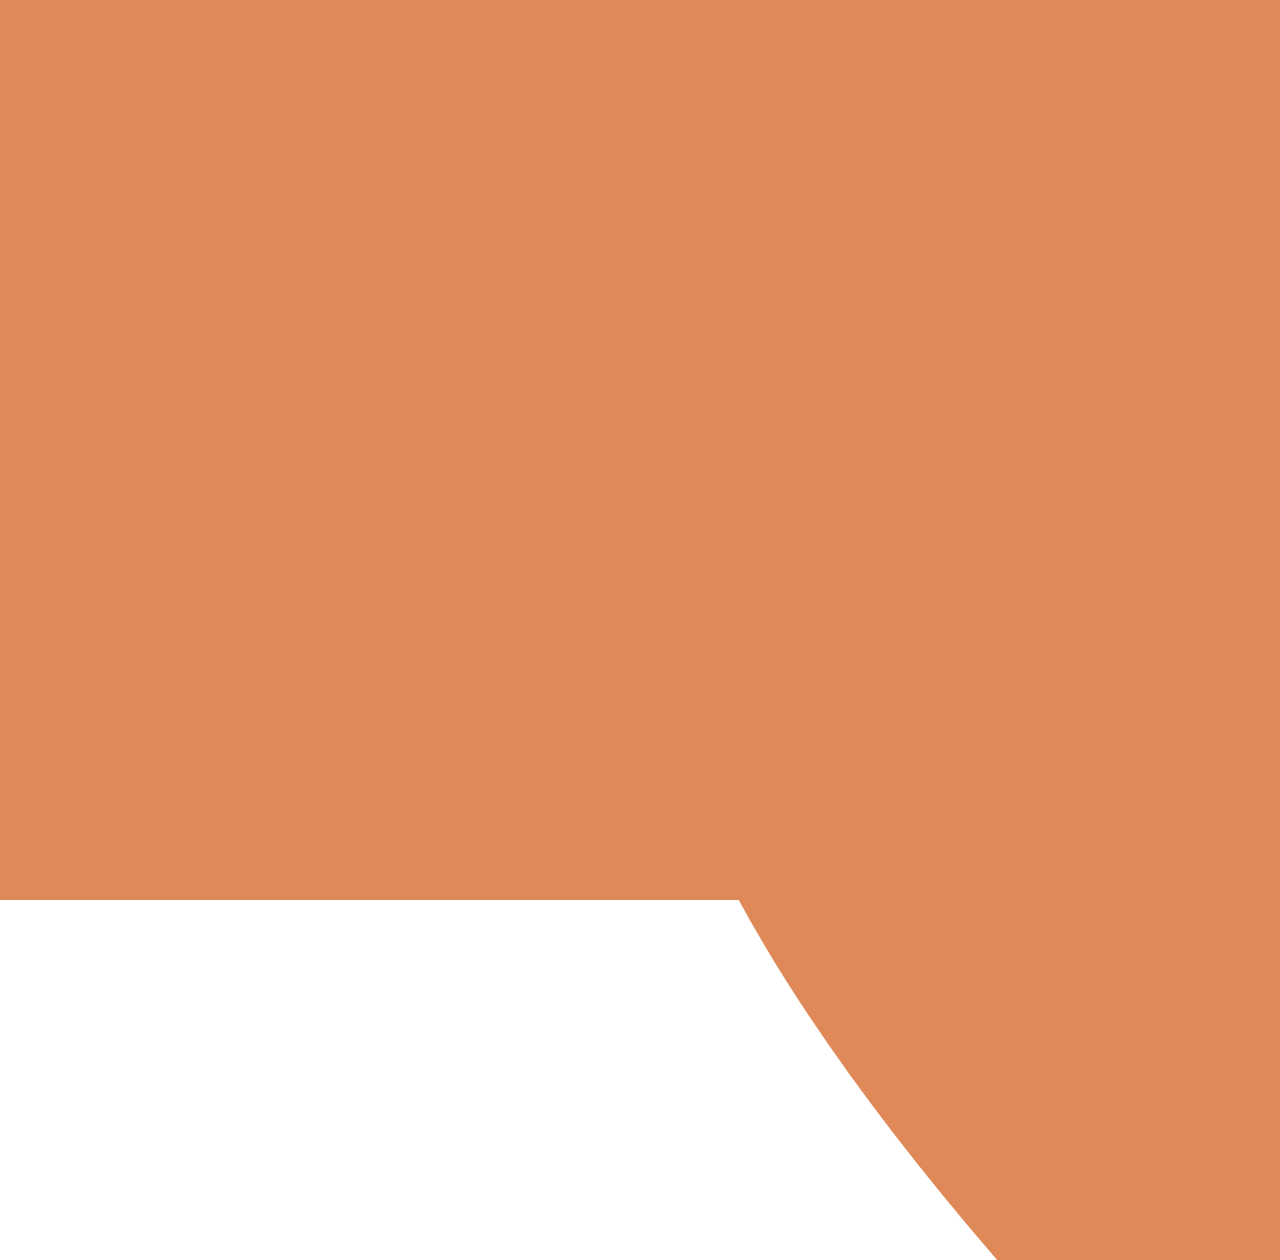
<file: index.html>
<!DOCTYPE html>
<html lang="zh">

<head>
    <meta charset="UTF-8">
    <meta http-equiv="X-UA-Compatible" content="IE=edge">
    <meta name="author" content="Eddie">
    <meta name="viewport" content="width=device-width, initial-scale=1.0">
    <meta name="robots" content="index,follow">
    <meta name="rating" content="General">
    <meta name="description" content="这是Eddie的个人网站">
    <base target="_self">
    <title>首页 | Eddie 网页前端工程师</title>
    <!--这里是Google Font-->
    <link rel="preconnect" href="https://fonts.googleapis.com">
    <link rel="preconnect" href="https://fonts.gstatic.com" crossorigin>
    <link href="https://fonts.googleapis.com/css2?family=Noto+Sans+TC&display=swap" rel="stylesheet">

    <link rel="stylesheet" href="./Styles/style.css">
    <link rel="stylesheet" href="./Styles/animation.css">
</head>

<body>
    <!--animation-->
    <div class="animation">
        <div class="logo">
            <svg width="67" height="99" viewBox="0 0 67 99" fill="none" xmlns="http://www.w3.org/2000/svg">
                <path
                    d="M55.5244 55.4233H58.0244V52.9233V43.3408V40.8408H55.5244H19.5112V17.2764H61.1396H63.6396V14.7764V5.13281V2.63281H61.1396H5.29248H2.79248V5.13281V94V96.5H5.29248H61.75H64.25V94V84.4175V81.9175H61.75H19.5112V55.4233H55.5244Z"
                    stroke="white" stroke-width="2" id="first" class="thePaths" />
            </svg>

            <svg width="66" height="106" viewBox="0 0 66 106" fill="none" xmlns="http://www.w3.org/2000/svg">
                <path
                    d="M49.4536 2.75H46.9536V5.25V33.9736C42.5572 30.8023 37.2286 29.2393 31.082 29.2393C22.5326 29.2393 15.5206 32.6928 10.25 39.4801C5.01573 46.1799 2.52002 54.9106 2.52002 65.4307V66.2852C2.52002 76.7715 5.01876 85.5306 10.2377 92.3418L10.244 92.3499C15.54 99.2037 22.5047 102.721 30.96 102.721C37.5535 102.721 43.1947 100.983 47.7409 97.4439L47.8766 99.1934L48.0556 101.5H50.3691H60.7451H63.2451V99V5.25V2.75H60.7451H49.4536ZM22.9687 82.8155C20.2976 79.1603 18.8115 73.8885 18.8115 66.7124C18.8115 58.5698 20.3255 52.8574 22.9754 49.1963C25.5711 45.6101 29.1112 43.8218 33.8896 43.8218C37.008 43.8218 39.5955 44.5114 41.7434 45.8001C43.7517 47.005 45.4993 48.8081 46.9536 51.3132V80.3737C45.5257 82.9809 43.7786 84.8509 41.7509 86.0976C39.5921 87.4248 36.9643 88.1382 33.7676 88.1382C29.0751 88.1382 25.5685 86.3731 22.9687 82.8155Z"
                    stroke="white" stroke-width="2" id="second" class="thePaths" />
            </svg>

            <svg width="66" height="106" viewBox="0 0 66 106" fill="none" xmlns="http://www.w3.org/2000/svg">
                <path
                    d="M49.4536 2.75H46.9536V5.25V33.9736C42.5572 30.8023 37.2286 29.2393 31.082 29.2393C22.5326 29.2393 15.5206 32.6928 10.25 39.4801C5.01573 46.1799 2.52002 54.9106 2.52002 65.4307V66.2852C2.52002 76.7715 5.01876 85.5306 10.2377 92.3418L10.244 92.3499C15.54 99.2037 22.5047 102.721 30.96 102.721C37.5535 102.721 43.1947 100.983 47.7409 97.4439L47.8766 99.1934L48.0556 101.5H50.3691H60.7451H63.2451V99V5.25V2.75H60.7451H49.4536ZM22.9687 82.8155C20.2976 79.1603 18.8115 73.8885 18.8115 66.7124C18.8115 58.5698 20.3255 52.8574 22.9754 49.1963C25.5711 45.6101 29.1112 43.8218 33.8896 43.8218C37.008 43.8218 39.5955 44.5114 41.7434 45.8001C43.7517 47.005 45.4993 48.8081 46.9536 51.3132V80.3737C45.5257 82.9809 43.7786 84.8509 41.7509 86.0976C39.5921 87.4248 36.9643 88.1382 33.7676 88.1382C29.0751 88.1382 25.5685 86.3731 22.9687 82.8155Z"
                    stroke="white" stroke-width="2" id="third" class="thePaths" />
            </svg>

            <svg width="25" height="101" viewBox="0 0 25 101" fill="none" xmlns="http://www.w3.org/2000/svg">
                <path
                    d="M18.1152 98.5H20.6152V96V29.96V27.46H18.1152H6.82373H4.32373V29.96V96V98.5H6.82373H18.1152ZM5.7009 6.12848L5.68577 6.14523L5.67095 6.16225C4.13724 7.92317 3.4082 10.0698 3.4082 12.4429C3.4082 14.8151 4.13768 16.9593 5.69792 18.6929L5.71306 18.7098L5.72851 18.7263C7.47739 20.6001 9.90052 21.3516 12.561 21.3516C15.2215 21.3516 17.6447 20.6001 19.3936 18.7263C21.0083 16.9962 21.7749 14.8406 21.7749 12.4429C21.7749 10.0447 21.0091 7.88655 19.4212 6.12848C17.6782 4.19879 15.2457 3.41211 12.561 3.41211C9.87634 3.41211 7.44385 4.19879 5.7009 6.12848Z"
                    stroke="white" stroke-width="2" id="fourth" class="thePaths" />
            </svg>

            <svg width="67" height="80" viewBox="0 0 67 80" fill="none" xmlns="http://www.w3.org/2000/svg"
                style="margin-right: 2rem;">
                <path
                    d="M11.6461 67.1552L11.6521 67.1614C17.79 73.5662 25.7519 76.7207 35.3076 76.7207C47.1298 76.7207 56.2626 72.1142 62.3054 62.8279L63.558 60.903L61.746 59.4919L54.849 54.1208L52.8692 52.579L51.3348 54.5646C49.4431 57.0127 47.2591 58.9512 44.7823 60.4082C42.4823 61.761 39.5669 62.5044 35.918 62.5044C30.978 62.5044 27.0199 60.786 23.8523 57.3418C21.1712 54.3551 19.5141 50.5258 18.9925 45.7148H61.0645H63.5645V43.2148V38.5151C63.5645 27.6338 61.1092 18.878 55.836 12.6132C50.5211 6.29896 43.0947 3.23926 33.9038 3.23926C28.1599 3.23926 22.8073 4.85054 17.8973 8.03483C13.0093 11.1904 9.21655 15.5795 6.51074 21.122L6.51073 21.122L6.50715 21.1294C3.83762 26.6435 2.53418 32.8641 2.53418 39.7358V41.811C2.53418 52.1576 5.4994 60.6967 11.6461 67.1552ZM24.2523 21.7321L24.2576 21.7265L24.2628 21.7209C26.8812 18.8958 30.0411 17.5166 33.9038 17.5166C37.9991 17.5166 41.0183 18.8605 43.2498 21.4202L43.2551 21.4262L43.2604 21.4322C45.2781 23.717 46.6326 26.9805 47.1283 31.4375H19.6307C20.5039 27.2286 22.0847 24.0424 24.2523 21.7321Z"
                    stroke="white" stroke-width="2" id="fifth" class="thePaths" />
            </svg>

            <svg width="79" height="99" viewBox="0 0 79 99" fill="none" xmlns="http://www.w3.org/2000/svg">
                <path
                    d="M73.2983 96.3672H75.7983V93.8672V5V2.5H73.2983H61.5186H59.0186V5V40.708H19.2188V5V2.5H16.7188H5H2.5V5V93.8672V96.3672H5H16.7188H19.2188V93.8672V55.2905H59.0186V93.8672V96.3672H61.5186H73.2983Z"
                    stroke="white" stroke-width="2" id="sixth" class="thePaths" />
            </svg>

            <svg width="71" height="80" viewBox="0 0 71 80" fill="none" xmlns="http://www.w3.org/2000/svg">
                <path
                    d="M6.95426 20.8026L6.95074 20.8097L6.94727 20.8168C4.23792 26.3666 2.90967 32.5677 2.90967 39.3696V40.1631C2.90967 50.8817 5.81291 59.7606 11.8419 66.5432L11.848 66.55C17.9335 73.3463 25.8943 76.7207 35.5 76.7207C41.8567 76.7207 47.5735 75.1914 52.5684 72.0705C57.5865 68.9608 61.4205 64.6254 64.0581 59.132C66.7235 53.625 68.0293 47.4684 68.0293 40.7124V39.9189C68.0293 29.122 65.1072 20.1989 59.0331 13.4134C52.9843 6.6103 45.019 3.23926 35.3779 3.23926C29.138 3.23926 23.4883 4.75066 18.5027 7.82219L18.5027 7.82217L18.4941 7.82747C13.5495 10.9012 9.70612 15.2552 6.95426 20.8026ZM47.0563 23.3001L47.0639 23.3102L47.0716 23.3201C50.1072 27.2486 51.7378 32.5232 51.7378 39.3696C51.7378 47.1519 50.1111 52.8573 47.1727 56.7894C44.281 60.6192 40.4724 62.5044 35.5 62.5044C30.5654 62.5044 26.7472 60.636 23.8127 56.8312C20.8606 52.9511 19.2622 47.6577 19.2622 40.7124C19.2622 32.7526 20.9152 27.0288 23.8694 23.1955C26.8165 19.3712 30.5828 17.5166 35.3779 17.5166C40.2967 17.5166 44.1141 19.4122 47.0563 23.3001Z"
                    stroke="white" stroke-width="2" id="seventh" class="thePaths" />
            </svg>

            <svg width="63" height="79" viewBox="0 0 63 79" fill="none" xmlns="http://www.w3.org/2000/svg">
                <path
                    d="M9.00363 68.7804L9.01232 68.7901L9.0211 68.7998C13.3223 73.5264 19.4494 75.7207 26.9834 75.7207C33.7366 75.7207 39.4814 74.1743 44.0345 70.9452L44.0774 72.0934L44.1674 74.5H46.5757H57.3179H59.8179V72V5.95996V3.45996H57.3179H46.0264H43.5264V5.95996V53.4456C42.3134 55.9625 40.594 57.7975 38.3652 59.0463C35.9684 60.3891 32.829 61.1382 28.8145 61.1382C25.2834 61.1382 23.0382 60.0776 21.599 58.3074C20.0793 56.4382 19.1074 53.3542 19.1074 48.6235V5.95996V3.45996H16.6074H5.31592H2.81592V5.95996L2.81589 48.9287L2.81595 48.9414C2.85835 57.2936 4.78574 64.047 9.00363 68.7804Z"
                    stroke="white" stroke-width="2" id="eighth" class="thePaths" />
            </svg>

            <br>
            <svg width="118" height="99" viewBox="0 0 118 99" fill="none" xmlns="http://www.w3.org/2000/svg">
                <path
                    d="M41.3068 94.7032L59.2755 33.4016L76.6021 94.6802L77.1167 96.5H79.0078H89.689H91.6553L92.1186 94.5891L113.664 5.72186L114.413 2.63281H111.234H99.4546H97.4583L97.0166 4.57961L83.3163 64.958L66.5858 4.46639L66.0787 2.63281H64.1763H54.2886H52.3987L51.8833 4.45101L34.7847 64.7712L20.897 4.57084L20.4499 2.63281H18.4609H6.74219H3.56577L4.31219 5.72028L25.7966 94.5875L26.2589 96.5H28.2266H38.9077H40.7801L41.3068 94.7032Z"
                    stroke="white" stroke-width="2" id="nineth" class="thePaths" />
            </svg>

            <svg width="67" height="80" viewBox="0 0 67 80" fill="none" xmlns="http://www.w3.org/2000/svg">
                <path
                    d="M11.6461 67.1552L11.6521 67.1614C17.79 73.5662 25.7519 76.7207 35.3076 76.7207C47.1298 76.7207 56.2626 72.1142 62.3054 62.8279L63.558 60.903L61.746 59.4919L54.849 54.1208L52.8692 52.579L51.3348 54.5646C49.4431 57.0127 47.2591 58.9512 44.7823 60.4082C42.4823 61.761 39.5669 62.5044 35.918 62.5044C30.978 62.5044 27.0199 60.786 23.8523 57.3418C21.1712 54.3551 19.5141 50.5258 18.9925 45.7148H61.0645H63.5645V43.2148V38.5151C63.5645 27.6338 61.1092 18.878 55.836 12.6132C50.5211 6.29896 43.0947 3.23926 33.9038 3.23926C28.1599 3.23926 22.8073 4.85054 17.8973 8.03483C13.0093 11.1904 9.21655 15.5795 6.51074 21.122L6.51073 21.122L6.50715 21.1294C3.83762 26.6435 2.53418 32.8641 2.53418 39.7358V41.811C2.53418 52.1576 5.4994 60.6967 11.6461 67.1552ZM24.2523 21.7321L24.2576 21.7265L24.2628 21.7209C26.8812 18.8958 30.0411 17.5166 33.9038 17.5166C37.9991 17.5166 41.0183 18.8605 43.2498 21.4202L43.2551 21.4262L43.2604 21.4322C45.2781 23.717 46.6326 26.9805 47.1283 31.4375H19.6307C20.5039 27.2286 22.0847 24.0424 24.2523 21.7321Z"
                    stroke="white" stroke-width="2" id="tenth" class="thePaths" />
            </svg>

            <svg width="67" height="106" viewBox="0 0 67 106" fill="none" xmlns="http://www.w3.org/2000/svg"
                style="margin-right: 5rem;">
                <path
                    d="M56.8903 92.5781L56.8951 92.5718C61.9503 85.8759 64.3579 77.1783 64.3579 66.7124V65.7358C64.3579 54.8599 61.9874 45.9636 56.956 39.3269C51.8962 32.5983 44.8489 29.2393 36.1011 29.2393C29.7181 29.2393 24.224 30.9167 19.7412 34.3123V5.25V2.75H17.2412H5.94971H3.44971V5.25V99V101.5H5.94971H16.3257H18.6522L18.8192 99.1795L18.9689 97.1007C23.5944 100.866 29.3961 102.721 36.2231 102.721C44.7994 102.721 51.7684 99.3175 56.8903 92.5781ZM44.0712 49.054C46.6268 52.6599 48.0664 58.0148 48.0664 65.4307C48.0664 73.6325 46.5865 79.3198 44.0195 82.8929C41.5044 86.3936 38.0685 88.1382 33.4155 88.1382C30.1616 88.1382 27.4662 87.3753 25.2287 85.94C23.1076 84.5793 21.2624 82.5267 19.7412 79.6569V52.2717C21.1721 49.4095 22.9598 47.3683 25.0528 46.0153C27.2594 44.589 29.969 43.8218 33.2935 43.8218C38.1382 43.8218 41.6144 45.5876 44.0712 49.054Z"
                    stroke="white" stroke-width="2" id="eleventh" class="thePaths" />
            </svg>

            <svg width="76" height="99" viewBox="0 0 76 99" fill="none" xmlns="http://www.w3.org/2000/svg">
                <path
                    d="M3.29932 94V96.5H5.79932H30.3965H30.4092L30.422 96.4999C38.7491 96.4149 46.1534 94.6058 52.5568 90.9912C59.0182 87.3669 63.979 82.158 67.4112 75.4262C70.8777 68.7073 72.5693 60.9585 72.5693 52.252L72.5694 46.5757L72.5693 46.5632C72.527 38.0526 70.8101 30.4127 67.3501 23.7064C63.9233 16.9854 59.0126 11.7597 52.6393 8.09282C46.2727 4.42983 38.9963 2.63281 30.8848 2.63281H5.79932H3.29932V5.13281V94ZM49.0447 74.3237L49.038 74.3312C44.6023 79.3078 38.3236 81.9175 29.8472 81.9175H20.0181V17.2764H31.178C39.3003 17.3547 45.2584 19.9816 49.4178 24.9299L49.4241 24.9374L49.4305 24.9448C53.6807 29.9216 55.9727 37.1002 55.9727 46.8198V52.0078C55.9727 61.9992 53.5454 69.3149 49.0447 74.3237Z"
                    stroke="white" stroke-width="2" id="twelfth" class="thePaths" />
            </svg>

            <svg width="67" height="80" viewBox="0 0 67 80" fill="none" xmlns="http://www.w3.org/2000/svg">
                <path
                    d="M11.6461 67.1552L11.6521 67.1614C17.79 73.5662 25.7519 76.7207 35.3076 76.7207C47.1298 76.7207 56.2626 72.1142 62.3054 62.8279L63.558 60.903L61.746 59.4919L54.849 54.1208L52.8692 52.579L51.3348 54.5646C49.4431 57.0127 47.2591 58.9512 44.7823 60.4082C42.4823 61.761 39.5669 62.5044 35.918 62.5044C30.978 62.5044 27.0199 60.786 23.8523 57.3418C21.1712 54.3551 19.5141 50.5258 18.9925 45.7148H61.0645H63.5645V43.2148V38.5151C63.5645 27.6338 61.1092 18.878 55.836 12.6132C50.5211 6.29896 43.0947 3.23926 33.9038 3.23926C28.1599 3.23926 22.8073 4.85054 17.8973 8.03483C13.0093 11.1904 9.21655 15.5795 6.51074 21.122L6.51073 21.122L6.50715 21.1294C3.83762 26.6435 2.53418 32.8641 2.53418 39.7358V41.811C2.53418 52.1576 5.4994 60.6967 11.6461 67.1552ZM24.2523 21.7321L24.2576 21.7265L24.2628 21.7209C26.8812 18.8958 30.0411 17.5166 33.9038 17.5166C37.9991 17.5166 41.0183 18.8605 43.2498 21.4202L43.2551 21.4262L43.2604 21.4322C45.2781 23.717 46.6326 26.9805 47.1283 31.4375H19.6307C20.5039 27.2286 22.0847 24.0424 24.2523 21.7321Z"
                    stroke="white" stroke-width="2" id="thirteenth" class="thePaths" />
            </svg>

            <svg width="71" height="77" viewBox="0 0 71 77" fill="none" xmlns="http://www.w3.org/2000/svg">
                <path
                    d="M49.5391 5.19262L35.5304 48.6301L21.1498 5.17453L20.5824 3.45996H18.7764H7.24072H3.67598L4.89023 6.81153L28.816 72.8516L29.4132 74.5H31.1665H39.7725H41.5319L42.1257 72.8439L65.8074 6.80383L67.0065 3.45996H63.4541H51.9185H50.0979L49.5391 5.19262Z"
                    stroke="white" stroke-width="2" id="fourteenth" class="thePaths" />
            </svg>

            <svg width="67" height="80" viewBox="0 0 67 80" fill="none" xmlns="http://www.w3.org/2000/svg">
                <path
                    d="M11.6461 67.1552L11.6521 67.1614C17.79 73.5662 25.7519 76.7207 35.3076 76.7207C47.1298 76.7207 56.2626 72.1142 62.3054 62.8279L63.558 60.903L61.746 59.4919L54.849 54.1208L52.8692 52.579L51.3348 54.5646C49.4431 57.0127 47.2591 58.9512 44.7823 60.4082C42.4823 61.761 39.5669 62.5044 35.918 62.5044C30.978 62.5044 27.0199 60.786 23.8523 57.3418C21.1712 54.3551 19.5141 50.5258 18.9925 45.7148H61.0645H63.5645V43.2148V38.5151C63.5645 27.6338 61.1092 18.878 55.836 12.6132C50.5211 6.29896 43.0947 3.23926 33.9038 3.23926C28.1599 3.23926 22.8073 4.85054 17.8973 8.03483C13.0093 11.1904 9.21655 15.5795 6.51074 21.122L6.51073 21.122L6.50715 21.1294C3.83762 26.6435 2.53418 32.8641 2.53418 39.7358V41.811C2.53418 52.1576 5.4994 60.6967 11.6461 67.1552ZM24.2523 21.7321L24.2576 21.7265L24.2628 21.7209C26.8812 18.8958 30.0411 17.5166 33.9038 17.5166C37.9991 17.5166 41.0183 18.8605 43.2498 21.4202L43.2551 21.4262L43.2604 21.4322C45.2781 23.717 46.6326 26.9805 47.1283 31.4375H19.6307C20.5039 27.2286 22.0847 24.0424 24.2523 21.7321Z"
                    stroke="white" stroke-width="2" id="fifteenth" class="thePaths" />
            </svg>

            <svg width="23" height="104" viewBox="0 0 23 104" fill="none" xmlns="http://www.w3.org/2000/svg">
                <path d="M17.1152 101.5H19.6152V99V5.25V2.75H17.1152H5.82373H3.32373V5.25V99V101.5H5.82373H17.1152Z"
                    stroke="white" stroke-width="2" id="sixteenth" class="thePaths" />
            </svg>

            <svg width="71" height="80" viewBox="0 0 71 80" fill="none" xmlns="http://www.w3.org/2000/svg">
                <path
                    d="M6.95426 20.8026L6.95074 20.8097L6.94727 20.8168C4.23792 26.3666 2.90967 32.5677 2.90967 39.3696V40.1631C2.90967 50.8817 5.81291 59.7606 11.8419 66.5432L11.848 66.55C17.9335 73.3463 25.8943 76.7207 35.5 76.7207C41.8567 76.7207 47.5735 75.1914 52.5684 72.0705C57.5865 68.9608 61.4205 64.6254 64.0581 59.132C66.7235 53.625 68.0293 47.4684 68.0293 40.7124V39.9189C68.0293 29.122 65.1072 20.1989 59.0331 13.4134C52.9843 6.6103 45.019 3.23926 35.3779 3.23926C29.138 3.23926 23.4883 4.75066 18.5027 7.82219L18.5027 7.82217L18.4941 7.82747C13.5495 10.9012 9.70612 15.2552 6.95426 20.8026ZM47.0563 23.3001L47.0639 23.3102L47.0716 23.3201C50.1072 27.2486 51.7378 32.5232 51.7378 39.3696C51.7378 47.1519 50.1111 52.8573 47.1727 56.7894C44.281 60.6192 40.4724 62.5044 35.5 62.5044C30.5654 62.5044 26.7472 60.636 23.8127 56.8312C20.8606 52.9511 19.2622 47.6577 19.2622 40.7124C19.2622 32.7526 20.9152 27.0288 23.8694 23.1955C26.8165 19.3712 30.5828 17.5166 35.3779 17.5166C40.2967 17.5166 44.1141 19.4122 47.0563 23.3001Z"
                    stroke="white" stroke-width="2" id="seventeenth" class="thePaths" />
            </svg>

            <svg width="67" height="104" viewBox="0 0 67 104" fill="none" xmlns="http://www.w3.org/2000/svg">
                <path
                    d="M17.2412 55.9712C20.6185 61.9933 25.7861 65.0044 32.7441 65.0044C38.1559 65.0044 42.4487 62.8682 45.6226 58.5957C48.8371 54.2826 50.4443 47.8942 50.4443 39.4307C50.4443 31.9844 48.8574 26.1047 45.6836 21.7915C42.5098 17.4784 38.1559 15.3218 32.6221 15.3218C25.7861 15.3218 20.6592 18.3532 17.2412 24.416M17.2412 55.9712H19.7412V55.2981M17.2412 55.9712L19.4217 54.7483C19.5266 54.9353 19.6331 55.1186 19.7412 55.2981M17.2412 55.9712V24.416M19.7412 55.2981C21.1843 57.6939 22.9156 59.4248 24.9085 60.586C27.0517 61.8348 29.6343 62.5044 32.7441 62.5044C37.3807 62.5044 40.9228 60.7299 43.6157 57.1049L43.618 57.1018C46.3734 53.4047 47.9443 47.6435 47.9443 39.4307C47.9443 32.3143 46.4256 27.018 43.67 23.2732C40.9855 19.6251 37.3923 17.8218 32.6221 17.8218C26.9181 17.8218 22.7109 20.1733 19.7412 25.0914M19.7412 55.2981V25.0914M19.7412 25.0914V24.416H17.2412M19.7412 25.0914C19.6321 25.2721 19.5247 25.4562 19.419 25.6437L17.2412 24.416M17.2412 100.891H19.7412V98.3906V72.0922C24.2687 75.2046 29.7854 76.7207 36.1621 76.7207C44.7815 76.7207 51.7576 73.2944 56.8405 66.5023C61.8495 59.8088 64.2358 51.1358 64.2358 40.7124V39.6748C64.2358 28.6831 61.8476 19.7507 56.7567 13.1836C51.658 6.55326 44.6415 3.23926 35.979 3.23926C29.2628 3.23926 23.5233 5.04045 18.902 8.69831L18.7576 6.77299L18.5842 4.45996H16.2646H5.94971H3.44971V6.95996V98.3906V100.891H5.94971H17.2412Z"
                    stroke="white" stroke-width="2" id="eighteenth" class="thePaths" />
            </svg>

            <svg width="67" height="80" viewBox="0 0 67 80" fill="none" xmlns="http://www.w3.org/2000/svg">
                <path
                    d="M11.6461 67.1552L11.6521 67.1614C17.79 73.5662 25.7519 76.7207 35.3076 76.7207C47.1298 76.7207 56.2626 72.1142 62.3054 62.8279L63.558 60.903L61.746 59.4919L54.849 54.1208L52.8692 52.579L51.3348 54.5646C49.4431 57.0127 47.2591 58.9512 44.7823 60.4082C42.4823 61.761 39.5669 62.5044 35.918 62.5044C30.978 62.5044 27.0199 60.786 23.8523 57.3418C21.1712 54.3551 19.5141 50.5258 18.9925 45.7148H61.0645H63.5645V43.2148V38.5151C63.5645 27.6338 61.1092 18.878 55.836 12.6132C50.5211 6.29896 43.0947 3.23926 33.9038 3.23926C28.1599 3.23926 22.8073 4.85054 17.8973 8.03483C13.0093 11.1904 9.21655 15.5795 6.51074 21.122L6.51073 21.122L6.50715 21.1294C3.83762 26.6435 2.53418 32.8641 2.53418 39.7358V41.811C2.53418 52.1576 5.4994 60.6967 11.6461 67.1552ZM24.2523 21.7321L24.2576 21.7265L24.2628 21.7209C26.8812 18.8958 30.0411 17.5166 33.9038 17.5166C37.9991 17.5166 41.0183 18.8605 43.2498 21.4202L43.2551 21.4262L43.2604 21.4322C45.2781 23.717 46.6326 26.9805 47.1283 31.4375H19.6307C20.5039 27.2286 22.0847 24.0424 24.2523 21.7321Z"
                    stroke="white" stroke-width="2" id="nineteenth" class="thePaths" />
            </svg>

            <svg width="43" height="78" viewBox="0 0 43 78" fill="none" xmlns="http://www.w3.org/2000/svg">
                <path
                    d="M37.3761 19.5578L40.2871 20.0429V17.0918V6.59375V5.04867L38.9051 4.35768C37.2522 3.5312 35.1244 3.23926 32.7822 3.23926C27.5139 3.23926 23.0191 4.84546 19.3774 7.98599L19.3513 6.89998L19.2928 4.45996H16.8521H5.86572H3.36572V6.95996V73V75.5H5.86572H17.1572H19.6572V73V26.6452C20.7955 24.1284 22.3371 22.3405 24.2386 21.1472C26.2649 19.8757 28.884 19.1646 32.2329 19.1646C34.1091 19.1646 35.8214 19.2987 37.3761 19.5578Z"
                    stroke="white" stroke-width="2" id="twentieth" class="thePaths" />
            </svg>
        </div>


    </div>





    <!--这是Orange Background-->
    <img class="orange" src="./ICONS/OrangeBackground.svg" alt="">

    <!--这里是Header and Nav-->
    <header>
        <nav>
            <ul>
                <li><a class="active" href="index.html">首页</a></li>
                <li><a href="resume.html">我的履历</a></li>
                <li><a href="contact.html">联络方式</a></li>
                <li><a href="./TaiWan Project/index.html">TaiWan Project</a></li>
                <li><a href="./Hawaii Project/index.html">Hawii Project</a></li>
            </ul>
        </nav>
    </header>

    <main>
        <section class="left">
            <h1>
                Hi, I am <br>
                Eddie Hou.
            </h1>
            <p>
                我是一位網頁前端開發者、演算法設計師。我在新西兰奥克兰理工大学就讀電腦科學，另外的興趣是幫助他人學習程式語言。
            </p>

            <p>
                我在到新西兰之前，完全没有写过程式的经验。在众多不同的主修当中，
                我选择电脑科学来当作主修，因为我从小就对电脑有浓厚的兴趣。在此之后，我写过无数网页、开发过许多不同的样板以及网页架构，也在课外之余在许多不同的线上学习资源当中学习更新颖更多样的网页设计技巧。
            </p>
        </section>
        <section class="right">
            <img class="myPic" src="./myPicture的副本.jpeg" alt="">
        </section>
    </main>

    <!--这里是Footer-->
    <footer>
        <a href=""><img src="./ICONS/facebook.svg" alt="facebook" title="Facebook Page"></a>
        <a href=""><img src="./ICONS/instagram.svg" alt="instagram" title="Instagram Page"></a>
        <a href=""><img src="./ICONS/github-brands 1.svg" alt="github-brands" title="Github Page"></a>
    </footer>




</body>
<script src="./Styles/app.js"></script>

</html>
</file>
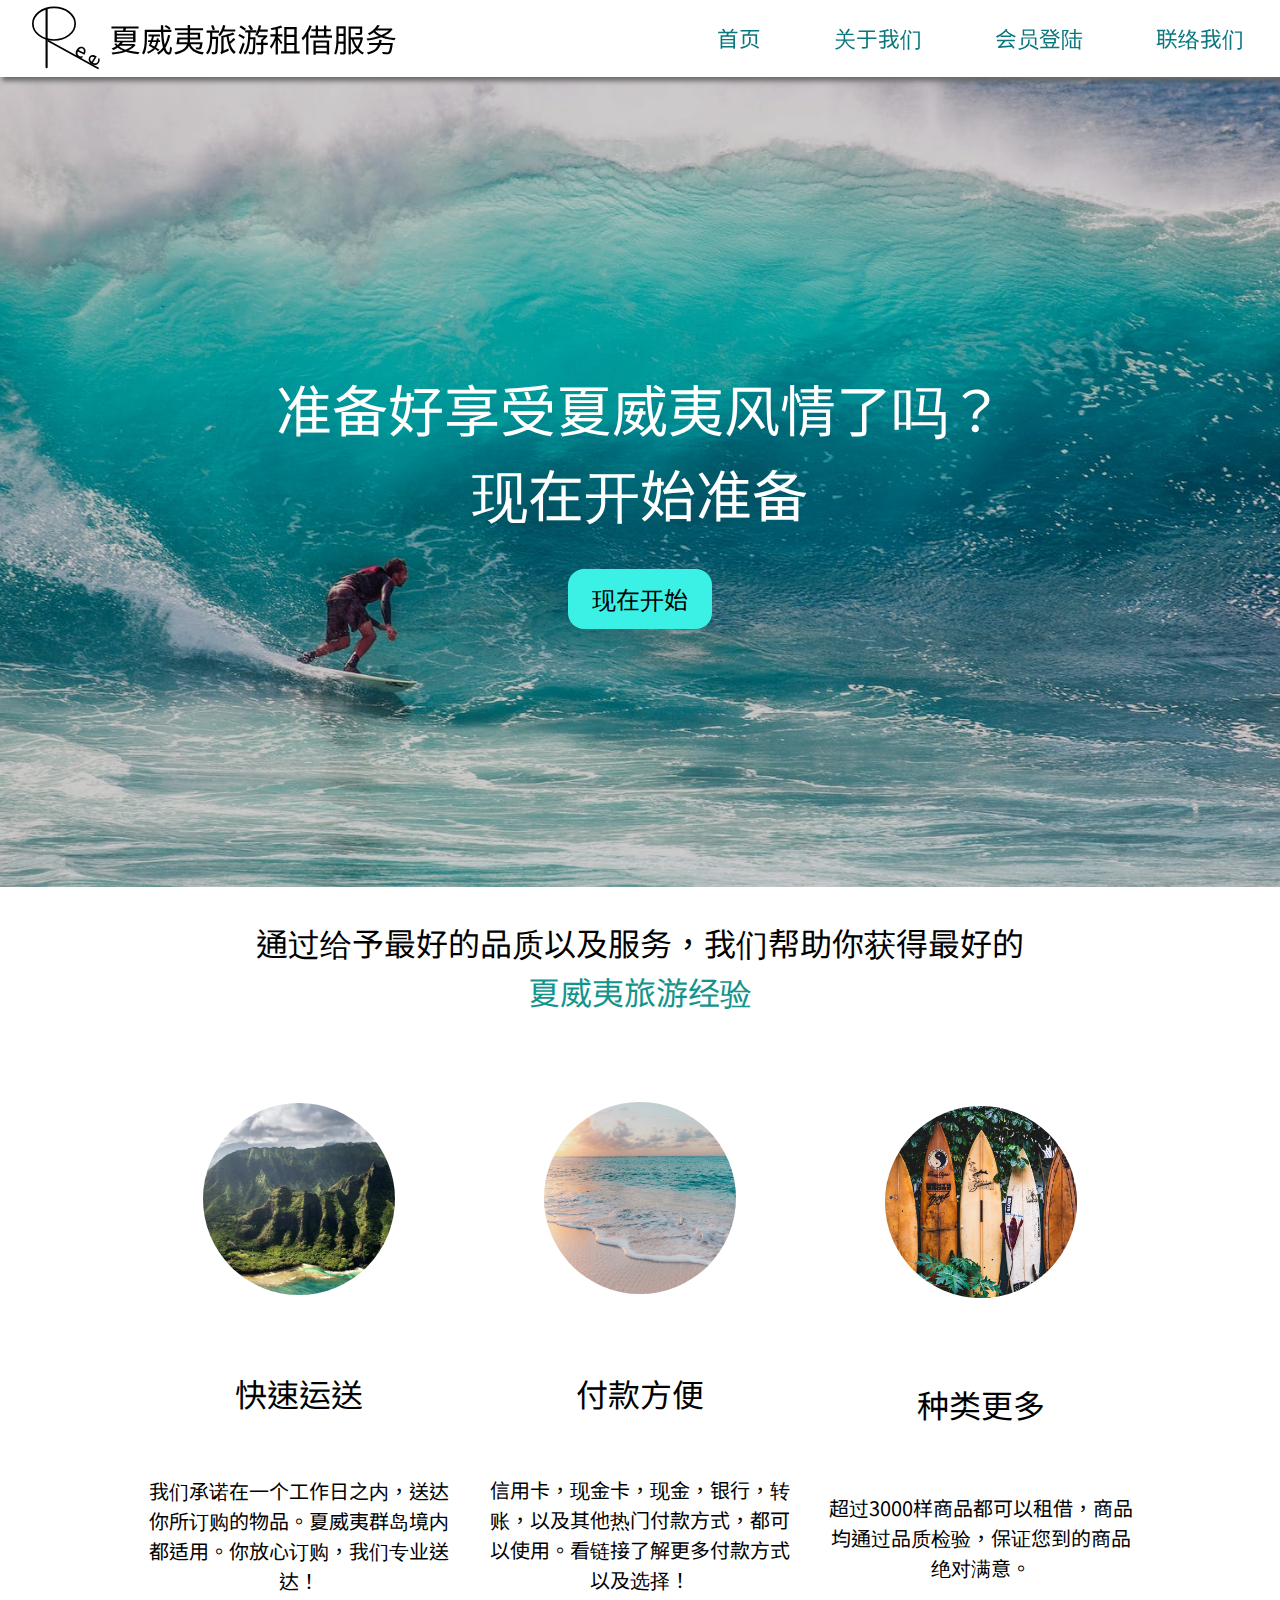
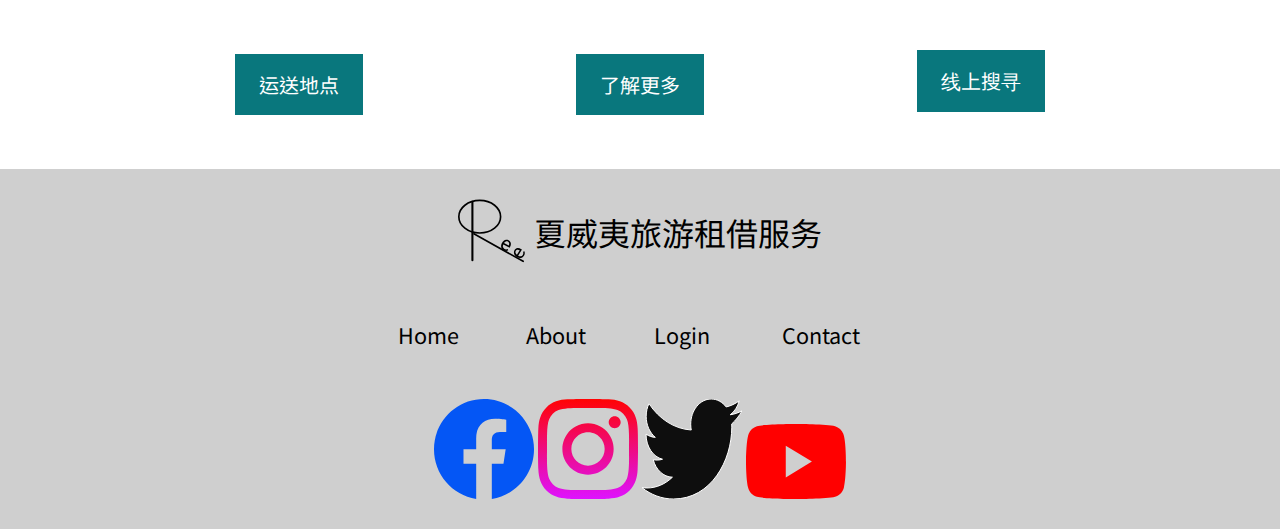
<file: Hawaii Project/index.html>
<!DOCTYPE html>
<html lang="zh">

<head>
    <meta charset="UTF-8">
    <meta http-equiv="X-UA-Compatible" content="IE=edge">
    <meta name="author" content="Eddie">
    <meta name="viewport" content="width=device-width, initial-scale=1.0">
    <meta name="robots" content="index,follow">
    <meta name="rating" content="General">
    <meta name="description" content="我们提供夏威夷旅游租借服务，例如：冲浪板，车子，帐篷等">
    <base target="_self">
    <title>夏威夷旅游租借服务</title>
    <!--这是google font的-->
    <link rel="preconnect" href="https://fonts.googleapis.com">
    <link rel="preconnect" href="https://fonts.gstatic.com" crossorigin>
    <link href="https://fonts.googleapis.com/css2?family=Noto+Sans+TC&display=swap" rel="stylesheet">
    <link rel="stylesheet" href="./styles/style.css">
</head>

<body>
    <!--Header-->
    <header>
        <div class="logo">
            <img src="./Icons/black logo.svg" alt="logo">
            <h1>夏威夷旅游租借服务</h1>
        </div>
        <!--Nav Bar-->
        <nav>
            <ul>
                <li><a href="#">首页</a></li>
                <li><a href="#">关于我们</a></li>
                <li><a href="#">会员登陆</a></li>
                <li><a href="#">联络我们</a></li>
            </ul>
        </nav>
    </header>

    <!--这里是主要本部分-->
    <main>
        <!--image part of first page-->
        <section class="backImage">
            <div class="filter"></div>
            <h3>
                准备好享受夏威夷风情了吗？<br>
                现在开始准备
            </h3>
            <button class="start">现在开始</button>
        </section>

        <!--second page-->
        <section class="second">
            <h2>通过给予最好的品质以及服务，我们帮助你获得最好的 <br>
                <span style="color:#12948c">夏威夷旅游经验</span>

            </h2>

            <section class="cards">
                <div class="card">
                    <img src="./Pictures/braden-jarvis-prSogOoFmkw-unsplash.jpg" alt="picture">
                    <h4>快速运送</h4>
                    <p>我们承诺在一个工作日之内，送达你所订购的物品。夏威夷群岛境内都适用。你放心订购，我们专业送达！</p>
                    <a href="#">运送地点</a>
                </div>

                <div class="card">
                    <img src="./Pictures/sean-o-KMn4VEeEPR8-unsplash.jpg" alt="picture">
                    <h4>付款方便</h4>
                    <p>信用卡，现金卡，现金，银行，转账，以及其他热门付款方式，都可以使用。看链接了解更多付款方式以及选择！</p>
                    <a href="#">了解更多</a>
                </div>

                <div class="card">
                    <img src="./Pictures/tatonomusic-FFCgotROOTY-unsplash.jpg" alt="picture">
                    <h4>种类更多</h4>
                    <p>超过3000样商品都可以租借，商品均通过品质检验，保证您到的商品绝对满意。</p>
                    <a href="#">线上搜寻</a>
                </div>
            </section>







        </section>
    </main>

    <footer>
        <div class="logo">
            <img src="./Icons/black logo.svg" alt="Logo">
            <h1>夏威夷旅游租借服务</h1>
        </div>

        <nav>
            <ul>
                <li><a href="#">Home</a></li>
                <li><a href="#">About</a></li>
                <li><a href="#">Login</a></li>
                <li><a href="#">Contact</a></li>
            </ul>
        </nav>

        <section class="links">
            <a href=""><img src="./Icons/facebook.svg" alt="facebook"></a>
            <a href=""><img src="./Icons/instagram.svg" alt="instagram"></a>
            <a href=""><img src="./Icons/twitter.svg" alt="twitter"></a>
            <a href=""><img src="./Icons/youtube.svg" alt="youtube"></a>
        </section>
    </footer>


</body>

</html>
</file>
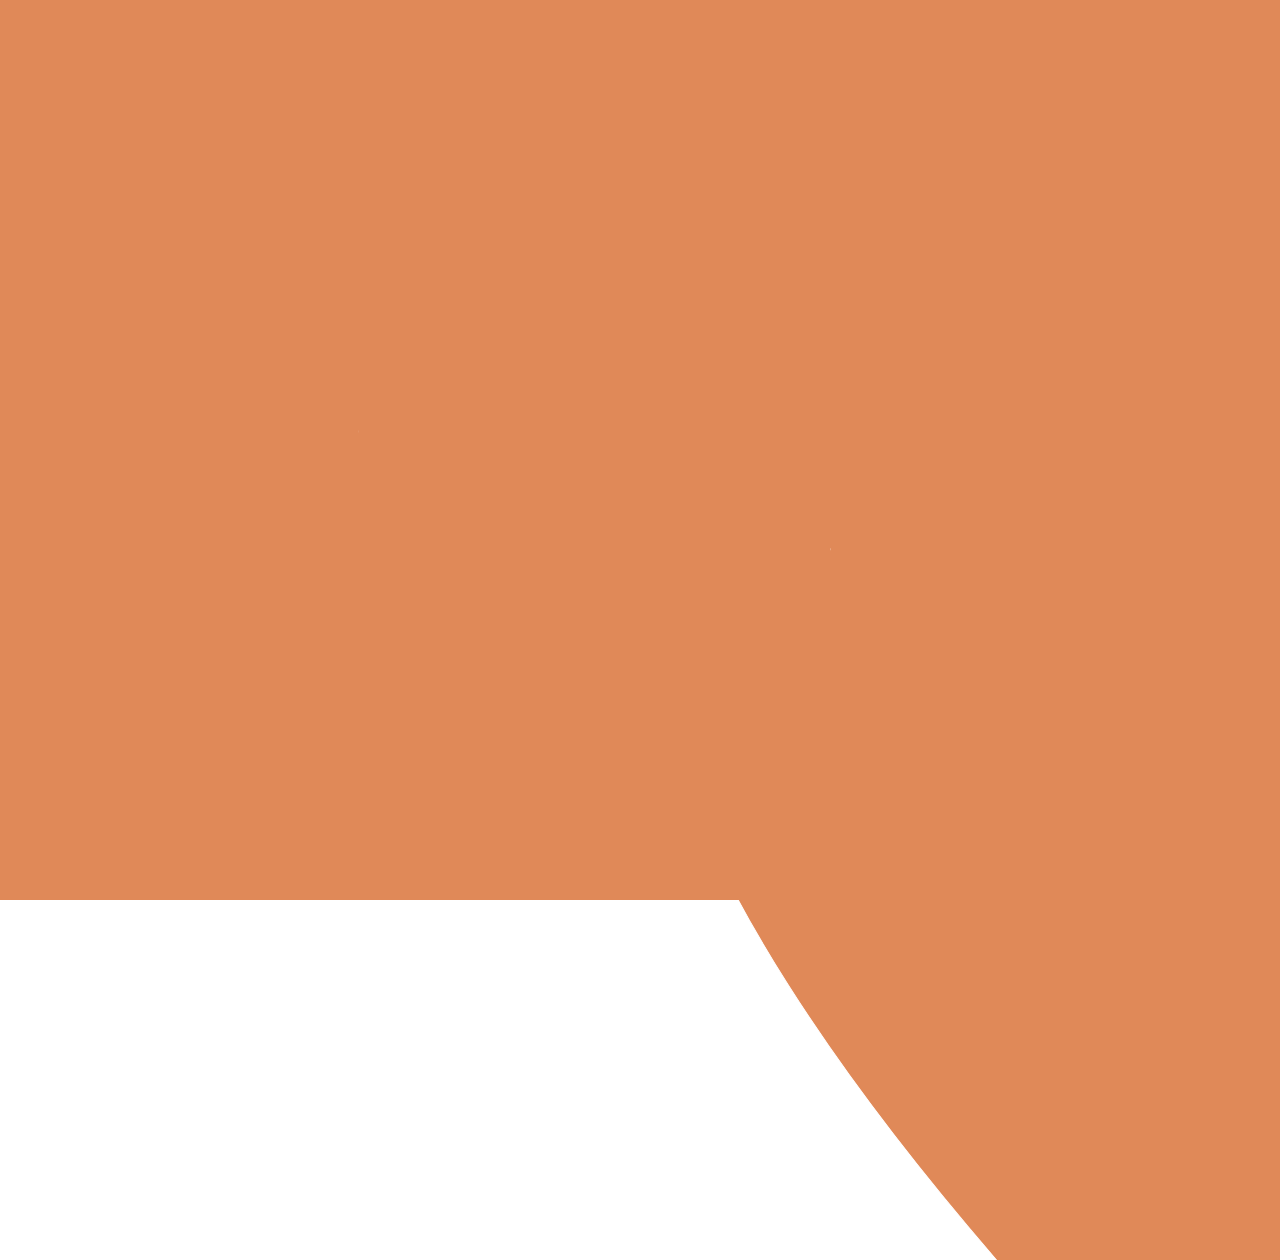
<file: Portfolio Project/index.html>
<!DOCTYPE html>
<html lang="zh">
  <head>
    <meta charset="UTF-8" />
    <meta name="viewport" content="width=device-width, initial-scale=1.0" />
    <meta name="author" content="Wilson Ren" />
    <meta name="robots" content="index, follow" />
    <meta
      name="description"
      content="這是Wilson Ren的個人網站。Wilson Ren是來自台灣的網頁開發人員。"
    />
    <title>首頁 | Wilson 網頁前端工程師</title>
    <link rel="preconnect" href="https://fonts.gstatic.com" />
    <link
      href="https://fonts.googleapis.com/css2?family=Noto+Sans+TC&display=swap"
      rel="stylesheet"
    />
    <link rel="stylesheet" href="./styles/animation.css" />
    <link rel="stylesheet" href="./styles/style.css" />
  </head>
  <body>
    <!--animatoin-->
    <div class="animation">
      <div class="logo">
        <svg
          width="118"
          height="99"
          viewBox="0 0 118 99"
          fill="none"
          xmlns="http://www.w3.org/2000/svg"
        >
          <path
            d="M41.3068 94.7032L59.2755 33.4016L76.6021 94.6802L77.1167 96.5H79.0078H89.689H91.6553L92.1186 94.5891L113.664 5.72186L114.413 2.63281H111.234H99.4546H97.4583L97.0166 4.57961L83.3163 64.958L66.5858 4.46639L66.0787 2.63281H64.1763H54.2886H52.3987L51.8833 4.45101L34.7847 64.7712L20.897 4.57084L20.4499 2.63281H18.4609H6.74219H3.56577L4.31219 5.72028L25.7966 94.5875L26.2589 96.5H28.2266H38.9077H40.7801L41.3068 94.7032Z"
            stroke="white"
            stroke-width="2"
            id="first"
            class="thePaths"
          />
        </svg>
        <svg
          width="25"
          height="101"
          viewBox="0 0 25 101"
          fill="none"
          xmlns="http://www.w3.org/2000/svg"
        >
          <path
            d="M18.1152 98.5H20.6152V96V29.96V27.46H18.1152H6.82373H4.32373V29.96V96V98.5H6.82373H18.1152ZM5.7009 6.12848L5.68577 6.14523L5.67095 6.16225C4.13724 7.92317 3.4082 10.0698 3.4082 12.4429C3.4082 14.8151 4.13768 16.9593 5.69792 18.6929L5.71306 18.7098L5.72851 18.7263C7.47739 20.6001 9.90052 21.3516 12.561 21.3516C15.2215 21.3516 17.6447 20.6001 19.3936 18.7263C21.0083 16.9962 21.7749 14.8406 21.7749 12.4429C21.7749 10.0447 21.0091 7.88655 19.4212 6.12848C17.6782 4.19879 15.2457 3.41211 12.561 3.41211C9.87634 3.41211 7.44385 4.19879 5.7009 6.12848Z"
            stroke="white"
            stroke-width="2"
            id="second"
            class="thePaths"
          />
        </svg>
        <svg
          width="23"
          height="104"
          viewBox="0 0 23 104"
          fill="none"
          xmlns="http://www.w3.org/2000/svg"
        >
          <path
            d="M17.1152 101.5H19.6152V99V5.25V2.75H17.1152H5.82373H3.32373V5.25V99V101.5H5.82373H17.1152Z"
            stroke="white"
            stroke-width="2"
            id="third"
            class="thePaths"
          />
        </svg>
        <svg
          width="63"
          height="80"
          viewBox="0 0 63 80"
          fill="none"
          xmlns="http://www.w3.org/2000/svg"
        >
          <path
            d="M41.2915 50.4028L41.3114 50.4178L41.3317 50.4323C42.9474 51.5946 43.7705 53.1713 43.7705 55.4829C43.7705 57.4568 42.9543 59.0314 40.9737 60.3633C38.9516 61.71 36.0713 62.5044 32.1104 62.5044C27.8727 62.5044 24.7197 61.5066 22.4227 59.7412C20.2175 57.9771 19.0268 55.6498 18.8597 52.5411L18.7325 50.1753H16.3633H5.07178H2.57178V52.6753C2.57178 57.102 3.87267 61.2273 6.41734 64.9988L6.42705 65.0132L6.43697 65.0275C9.03645 68.7671 12.5958 71.6457 17.0275 73.6843C21.4782 75.7316 26.5245 76.7207 32.1104 76.7207C40.0285 76.7207 46.7225 74.8552 51.982 70.9107L51.9929 70.9024C57.333 66.8513 60.062 61.3754 60.062 54.6895C60.062 50.7438 59.1059 47.2349 57.0602 44.3031C55.0879 41.3777 52.1267 39.0143 48.3651 37.1336C44.6193 35.2607 39.8285 33.6999 34.0599 32.4133C28.4647 31.1563 24.9613 29.9073 23.2063 28.7815C21.8198 27.8921 21.1216 26.6613 21.1216 24.7212C21.1216 22.6197 21.9119 21.006 23.6282 19.6811C25.3642 18.3411 27.9695 17.5166 31.7441 17.5166C35.2359 17.5166 37.9235 18.483 40.0024 20.2696L40.0097 20.2758L40.017 20.282C42.1764 22.1092 43.0991 24.106 43.0991 26.3691V28.8691H45.5991H56.9517H59.4517V26.3691C59.4517 19.5962 56.7751 13.9491 51.5286 9.61336C46.3414 5.29267 39.669 3.23926 31.7441 3.23926C24.1684 3.23926 17.7165 5.24005 12.5876 9.41578L12.5876 9.41576L12.5792 9.42268C7.50286 13.5925 4.83008 18.8542 4.83008 25.0874C4.83008 28.7655 5.73301 32.0754 7.63584 34.9052L7.64406 34.9175L7.65242 34.9296C9.57594 37.7187 12.422 39.9975 16.017 41.8389L16.017 41.8389L16.028 41.8444C19.6705 43.6876 24.437 45.2085 30.2438 46.4528L30.2473 46.4536C35.9276 47.6621 39.4751 49.0405 41.2915 50.4028Z"
            stroke="white"
            stroke-width="2"
            id="fourth"
            class="thePaths"
          />
        </svg>
        <svg
          width="72"
          height="80"
          viewBox="0 0 72 80"
          fill="none"
          xmlns="http://www.w3.org/2000/svg"
        >
          <path
            d="M7.45426 20.8026L7.45074 20.8097L7.44727 20.8168C4.73792 26.3666 3.40967 32.5677 3.40967 39.3696V40.1631C3.40967 50.8817 6.31291 59.7606 12.3419 66.5432L12.348 66.55C18.4335 73.3463 26.3943 76.7207 36 76.7207C42.3567 76.7207 48.0735 75.1914 53.0684 72.0705C58.0865 68.9608 61.9205 64.6254 64.5581 59.132C67.2235 53.625 68.5293 47.4684 68.5293 40.7124V39.9189C68.5293 29.122 65.6072 20.1989 59.5331 13.4134C53.4843 6.6103 45.519 3.23926 35.8779 3.23926C29.638 3.23926 23.9883 4.75066 19.0027 7.82219L19.0027 7.82217L18.9941 7.82747C14.0495 10.9012 10.2061 15.2552 7.45426 20.8026ZM47.5563 23.3001L47.5639 23.3102L47.5716 23.3201C50.6072 27.2486 52.2378 32.5232 52.2378 39.3696C52.2378 47.1519 50.6111 52.8573 47.6727 56.7894C44.781 60.6192 40.9724 62.5044 36 62.5044C31.0654 62.5044 27.2472 60.636 24.3127 56.8312C21.3606 52.9511 19.7622 47.6577 19.7622 40.7124C19.7622 32.7526 21.4152 27.0288 24.3694 23.1955C27.3165 19.3712 31.0828 17.5166 35.8779 17.5166C40.7967 17.5166 44.6141 19.4122 47.5563 23.3001Z"
            stroke="white"
            stroke-width="2"
            id="fifth"
            class="thePaths"
          />
        </svg>
        <svg
          width="63"
          height="78"
          viewBox="0 0 63 78"
          fill="none"
          xmlns="http://www.w3.org/2000/svg"
          style="margin-right: 2rem"
        >
          <path
            d="M18.7388 6.84977L18.6333 4.45996H16.2412H5.56006H3.06006V6.95996V73V75.5H5.56006H16.8516H19.3516V73V26.5362C20.6974 23.9588 22.4997 21.8915 24.763 20.2939C27.0734 18.663 29.7748 17.8218 32.9648 17.8218C37.1048 17.8218 39.6189 18.8657 41.0816 20.4409L41.0897 20.4496L41.0978 20.4582C42.6409 22.0886 43.6699 24.8687 43.7095 29.3097V73V75.5H46.2095H57.501H60.001V73V29.3599V29.3502L60.0009 29.3405C59.9374 21.1492 58.0774 14.5459 53.9936 9.97813C49.8596 5.35421 43.8314 3.23926 36.3828 3.23926C29.5824 3.23926 23.707 5.29518 18.8498 9.3663L18.7388 6.84977Z"
            stroke="white"
            stroke-width="2"
            id="sixth"
            class="thePaths"
          />
        </svg>
        <svg
          width="76"
          height="99"
          viewBox="0 0 76 99"
          fill="none"
          xmlns="http://www.w3.org/2000/svg"
        >
          <path
            d="M72.4423 92.0571L52.9071 56.7566C57.4123 54.6073 61.085 51.6305 63.8534 47.8026C67.2028 43.2282 68.8486 37.8802 68.8486 31.8662C68.8486 22.6086 65.9464 15.1994 59.8446 10.0593C53.8645 4.98724 45.5139 2.63281 35.1597 2.63281H5.74072H3.24072V5.13281V94V96.5H5.74072H17.5205H20.0205V94V60.5503H36.8987L55.4787 95.1819L56.1858 96.5H57.6816H70.2549H72.7549V94V93.2676V92.622L72.4423 92.0571ZM47.7393 42.0656L47.7338 42.0704L47.7283 42.0753C44.8822 44.5825 40.9098 45.9678 35.5259 45.9678H20.0205V17.2764H35.4565C41.2759 17.3159 45.3106 18.7123 47.9526 21.0902L47.9583 21.0953L47.9641 21.1005C50.5996 23.4431 52.0688 26.898 52.0688 31.8662C52.0688 36.2702 50.594 39.5804 47.7393 42.0656Z"
            stroke="white"
            stroke-width="2"
            id="seventh"
            class="thePaths"
          />
        </svg>
        <svg
          width="67"
          height="80"
          viewBox="0 0 67 80"
          fill="none"
          xmlns="http://www.w3.org/2000/svg"
        >
          <path
            d="M11.6461 67.1552L11.6521 67.1614C17.79 73.5662 25.7519 76.7207 35.3076 76.7207C47.1298 76.7207 56.2626 72.1142 62.3054 62.8279L63.558 60.903L61.746 59.4919L54.849 54.1208L52.8692 52.579L51.3348 54.5646C49.4431 57.0127 47.2591 58.9512 44.7823 60.4082C42.4823 61.761 39.5669 62.5044 35.918 62.5044C30.978 62.5044 27.0199 60.786 23.8523 57.3418C21.1712 54.3551 19.5141 50.5258 18.9925 45.7148H61.0645H63.5645V43.2148V38.5151C63.5645 27.6338 61.1092 18.878 55.836 12.6132C50.5211 6.29896 43.0947 3.23926 33.9038 3.23926C28.1599 3.23926 22.8073 4.85054 17.8973 8.03483C13.0093 11.1904 9.21655 15.5795 6.51074 21.122L6.51073 21.122L6.50715 21.1294C3.83762 26.6435 2.53418 32.8641 2.53418 39.7358V41.811C2.53418 52.1576 5.4994 60.6967 11.6461 67.1552ZM24.2523 21.7321L24.2576 21.7265L24.2628 21.7209C26.8812 18.8958 30.0411 17.5166 33.9038 17.5166C37.9991 17.5166 41.0183 18.8605 43.2498 21.4202L43.2551 21.4262L43.2604 21.4322C45.2781 23.717 46.6326 26.9805 47.1283 31.4375H19.6307C20.5039 27.2286 22.0847 24.0424 24.2523 21.7321Z"
            stroke="white"
            stroke-width="2"
            id="eighth"
            class="thePaths"
          />
        </svg>
        <svg
          width="63"
          height="78"
          viewBox="0 0 63 78"
          fill="none"
          xmlns="http://www.w3.org/2000/svg"
        >
          <path
            d="M18.7388 6.84977L18.6333 4.45996H16.2412H5.56006H3.06006V6.95996V73V75.5H5.56006H16.8516H19.3516V73V26.5362C20.6974 23.9588 22.4997 21.8915 24.763 20.2939C27.0734 18.663 29.7748 17.8218 32.9648 17.8218C37.1048 17.8218 39.6189 18.8657 41.0816 20.4409L41.0897 20.4496L41.0978 20.4582C42.6409 22.0886 43.6699 24.8687 43.7095 29.3097V73V75.5H46.2095H57.501H60.001V73V29.3599V29.3502L60.0009 29.3405C59.9374 21.1492 58.0774 14.5459 53.9936 9.97813C49.8596 5.35421 43.8314 3.23926 36.3828 3.23926C29.5824 3.23926 23.707 5.29518 18.8498 9.3663L18.7388 6.84977Z"
            stroke="white"
            stroke-width="2"
            id="ninth"
            class="thePaths"
          />
        </svg>
        <br />
        <svg
          width="126"
          height="126"
          viewBox="0 0 126 126"
          fill="none"
          xmlns="http://www.w3.org/2000/svg"
        >
          <path
            d="M15.93 74.7873L13.3485 74.3365L13.0197 76.9364C11.6517 87.7563 9.31614 98.646 5.64629 105.867L4.35964 108.399L7.03416 109.354C7.82363 109.636 9.12376 110.167 10.3886 110.762C11.7245 111.391 12.7456 111.965 13.1669 112.31L15.5874 114.29L16.9861 111.493C21.1663 103.133 24.0868 90.8167 25.8477 78.9933L26.125 77.1316V120.5V123H28.625H36.875H39.375V120.5V81.2737C42.1518 88.0142 44.3285 96.5087 44.8885 101.884L45.1993 104.868L48.0782 104.024L53.375 102.472V120.75V123.25H55.875H64.125H66.625V120.75V74.375H67.875H70.625V89.5C70.625 93.9352 71.1042 97.7595 73.3892 100.355C75.7632 103.052 79.4485 103.75 83.875 103.75H98.5L98.7462 103.75C101.432 103.75 104.511 103.751 106.524 103.32L108.765 102.839L108.481 100.565C108.233 98.584 107.865 95.1431 107.745 93.2191L107.564 90.3224L104.726 90.9305C103.264 91.2439 100.13 91.375 98.375 91.375H83.875C83.8189 91.375 83.7687 91.3741 83.7239 91.3725C83.7196 91.3474 83.7153 91.3206 83.711 91.2919C83.6559 90.9216 83.625 90.3926 83.625 89.625V74.375H107.625H109.25V110.001C108.952 110.003 108.594 110.006 108.185 110.01C105.699 110.034 101.309 110.076 96.7336 109.877L92.2697 109.683L94.4396 113.589C95.5531 115.593 96.6851 119.033 96.8921 120.792L97.1478 122.966L99.3359 123C107.24 123.123 112.977 122.91 116.868 121.469L116.977 121.429L117.082 121.379C119.081 120.419 120.609 119.035 121.562 116.996C122.463 115.068 122.75 112.761 122.75 110.125V12.375V9.875H120.25H55.875H53.375V12.375V22.8348L51.5592 21.9855L43.8092 18.3605L41.6353 17.3437L40.5306 19.4742C37.5097 25.3003 33.5364 32.1809 29.1934 38.9484C28.15 37.6585 27.0184 36.3293 25.7984 34.9886C30.3572 27.9694 35.3033 18.5994 39.2425 10.605L40.469 8.11591L37.8659 7.15476L29.7409 4.15476L27.4214 3.29832L26.5395 5.60825C24.284 11.5153 20.7069 19.4089 17.1415 25.9714C16.6525 25.5238 16.1686 25.0883 15.6926 24.6599L15.6724 24.6418L13.762 22.9224L12.0962 24.8797L7.09615 30.7547L5.56654 32.552L7.27286 34.1825C12.3455 39.0297 17.8934 45.2886 21.4674 50.4611C19.4481 53.2977 17.44 55.9726 15.5023 58.4269L8.01641 58.7524L5.3625 58.8677L5.63853 61.5098L6.51353 69.8848L6.763 72.2726L9.15891 72.1199L26.125 71.0393V76.5673L23.805 76.1623L15.93 74.7873ZM40.4267 76.5995L39.375 76.9055V70.2218L45.1226 69.858C45.8058 71.6052 46.331 73.267 46.702 74.774L40.4267 76.5995ZM53.375 84.0365C52.5975 81.7258 51.7452 79.4473 50.8562 77.3198L53.375 76.1573V84.0365ZM66.625 41.875V23.125H74.7615L69.4154 25.0184L66.7488 25.9628L68.0139 28.493C70.0366 32.5384 71.8296 37.6868 72.8243 41.875H68.875H66.625ZM78.4545 24.0709L77.9485 23.125H95.8643L95.703 23.7554C94.3694 28.9686 91.5504 36.6922 89.2418 41.5524L89.0886 41.875H84.722L84.716 41.839C83.918 37.0509 81.4482 29.6678 78.4545 24.0709ZM106.416 24.5033L102.281 23.125H109.25V41.875H106.875H101.434C103.034 38.5871 104.741 34.8397 106.389 31.221C106.899 30.1014 107.404 28.9942 107.898 27.9166L109.058 25.3842L106.416 24.5033ZM106.875 54.25H109.25V62H107.625H93.75V54.25H106.875ZM68.875 54.25H80.75V62H67.875H66.625V54.25H68.875ZM53.375 24.3696V56.5972C51.3757 52.5363 49.0759 48.4515 46.7108 44.8719L45.5806 43.1612L43.6818 43.9348L39.4393 45.6632C44.1743 38.8095 48.7357 31.7763 52.6187 25.5771L53.375 24.3696ZM35.9463 50.6379C37.1953 52.6925 38.4012 54.9068 39.5648 57.1883L30.8176 57.6136C32.5182 55.3736 34.2355 53.033 35.9463 50.6379Z"
            stroke="white"
            stroke-width="2"
            id="tenth"
            class="thePaths"
          />
        </svg>
        <svg
          width="133"
          height="120"
          viewBox="0 0 133 120"
          fill="none"
          xmlns="http://www.w3.org/2000/svg"
        >
          <path
            d="M26.5 23.25H24V25.75V89.125V91.625H26.5H42.2128C33.2585 96.2664 20.2505 101.016 9.49211 103.831L5.1225 104.975L8.41159 108.071C10.4004 109.942 13.0554 113.074 14.5 115L15.5269 116.369L17.1749 115.907C30.6951 112.116 47.6651 105.416 58.7826 98.7709L62.0219 96.8348L58.9758 94.6071L54.8983 91.625H78.0265L73.9279 95.4143L70.8502 98.2597L74.8163 99.6156C89.3328 104.578 103.946 111.023 112.671 115.816L114.074 116.587L115.361 115.635L123.986 109.26L127.265 106.837L123.618 105.014C115.57 100.99 103.476 95.9887 91.3275 91.625H108.625H111.125V89.125V25.75V23.25H108.625H71.5008C72.1859 21.1786 72.8577 19.0192 73.4959 16.875H118.125H120.625V14.375V5.875V3.375H118.125H14.5H12V5.875V14.375V16.875H14.5H57.9902C57.551 19.0157 57.0233 21.201 56.4734 23.25H26.5ZM96.25 42H38.5V35.625H96.25V42ZM96.25 60.5H38.5V54H96.25V60.5ZM96.25 79.125H38.5V72.625H96.25V79.125Z"
            stroke="white"
            stroke-width="2"
            id="eleventh"
            class="thePaths"
          />
        </svg>
        <svg
          width="121"
          height="127"
          viewBox="0 0 121 127"
          fill="none"
          xmlns="http://www.w3.org/2000/svg"
        >
          <path
            d="M60.875 46.75V44.25H58.375H12.875H10.375V46.75V121V123.5H12.875H21.75H24.25V121V96.625H46.875V110.503C46.8615 110.504 46.8477 110.505 46.8337 110.506L46.821 110.506L46.8083 110.507C45.3456 110.62 39.8536 110.627 33.5999 110.377L29.1535 110.199L31.3146 114.089C32.4322 116.101 33.6003 119.362 34.0536 121.515L34.4715 123.5H36.5H36.5781C40.7643 123.5 44.3009 123.5 47.227 123.307C50.1572 123.114 52.7154 122.717 54.8598 121.798L54.8751 121.791L54.8904 121.785C56.9674 120.861 58.5935 119.545 59.6165 117.544C60.5875 115.646 60.875 113.393 60.875 110.875V46.75ZM95.7282 109.879L95.7185 109.88L95.7087 109.881C93.974 109.996 87.3404 110.002 79.7069 109.751L75.3184 109.607L77.4345 113.455C78.7123 115.778 80.1081 119.413 80.5485 121.615L80.9451 123.598L82.9671 123.625C92.345 123.748 99.1029 123.538 103.628 121.841L103.653 121.831L103.678 121.821C105.949 120.913 107.75 119.568 108.878 117.38C109.938 115.323 110.25 112.803 110.25 109.875V44.25V41.75H107.75H98.625H96.125V44.25V109.848C96.0112 109.86 95.8799 109.87 95.7282 109.879ZM84.625 45.5H82.125H73.5H71V48V98.75V101.25H73.5H82.125H84.625V98.75V48V45.5ZM91.664 24.625C94.5546 20.4114 97.5678 15.8001 100.156 11.3905L101.718 8.72914L98.7906 7.75329L89.0406 4.50329L86.9121 3.79381L85.9773 5.83336C83.4517 11.3438 79.1638 18.8591 75.1963 24.625H48.095L47.6225 23.6551C45.1135 18.505 39.7035 10.9297 34.707 5.54887L33.5586 4.31212L31.9822 4.91487L23.4822 8.16487L20.1817 9.42681L22.4702 12.1191C25.6709 15.8847 29.1632 20.5819 31.5766 24.625H5.125H2.625V27.125V35.625V38.125H5.125H116H118.5V35.625V27.125V24.625H116H91.664ZM24.25 84.25V76.75H46.875V84.25H24.25ZM46.875 57.25V64.5H24.25V57.25H46.875Z"
            stroke="white"
            stroke-width="2"
            id="twelfth"
            class="thePaths"
          />
        </svg>
        <svg
          width="127"
          height="125"
          viewBox="0 0 127 125"
          fill="none"
          xmlns="http://www.w3.org/2000/svg"
        >
          <path
            d="M119.5 11.625V9.125H117H108.25H105.75V11.625V30.375H91.875V5.625V3.125H89.375H80.5H78V5.625V30.375H65.75V11.625V9.125H63.25H54.75H52.25V11.625V41.125V43.625H54.75H117H119.5V41.125V11.625ZM50.625 30.375V27.875H48.125H35.5V7V4.5H33H24.625H22.125V7V27.875H8.875H6.375V30.375V38.75V41.25H8.875H17.7726L11.3533 42.2817L8.79891 42.6922L9.29672 45.231C11.7775 57.8833 13.75 74.3384 13.75 85V87.9432L16.6544 87.4671L24.2794 86.2171L26.3995 85.8695L26.3748 83.7213C26.2474 72.6346 24.0935 56.0831 21.1899 43.0802L20.7812 41.25H34.1041L34.0083 42.4211C32.8921 56.0636 29.9087 75.6972 27.3114 87.1994L27.2734 87.3676C19.307 89.1236 11.9707 90.6449 6.07523 91.6614L3.43842 92.116L4.07083 94.7159L6.32083 103.966L6.91696 106.417L9.36234 105.799C15.057 104.36 21.6467 102.748 28.6165 101.043L29.4691 100.835C36.3879 99.1421 43.6535 97.3628 50.75 95.5789V119.375V121.875H53.25H61.5H64V119.375V80.875H70.125V118.125V120.625H72.625H79.875H82.375V118.125V80.875H89V117.875V120.375H91.5H98.75H101.25V118.783C101.373 119.23 101.47 119.653 101.534 120.036L101.882 122.125H104C109.33 122.125 113.332 122.05 116.699 120.383C118.516 119.552 119.748 118.228 120.45 116.449C121.099 114.805 121.25 112.881 121.25 110.875V70.375V67.875H118.75H89.7441C90.423 65.8077 91.099 63.6331 91.7671 61.4837C91.7914 61.4058 91.8156 61.3279 91.8398 61.25H121.375H123.875V58.75V50.5V48H121.375H49.25H47.1077C47.2755 46.9405 47.4384 45.8997 47.5957 44.8818L47.955 42.5568L45.6561 42.0571L41.9436 41.25H48.125H50.625V38.75V30.375ZM101.25 109.623V80.875H107.875V109.695C106.567 109.739 104.112 109.726 101.339 109.627L101.25 109.623ZM49.25 61.25H76.6558C76.2423 63.4982 75.7683 65.7771 75.2808 67.875H53.25H50.75V70.375V82.2062L49.7151 82.4329L40.436 84.4655C42.6191 74.5216 44.9329 61.5263 46.75 50.2401V50.5V58.75V61.25H49.25Z"
            stroke="white"
            stroke-width="2"
            id="thirteenth"
            class="thePaths"
          />
        </svg>
        <svg
          width="123"
          height="101"
          viewBox="0 0 123 101"
          fill="none"
          xmlns="http://www.w3.org/2000/svg"
        >
          <path
            d="M117.375 84.25H68.75V17.5H111.125H113.625V15V5.5V3H111.125H12.375H9.875V5.5V15V17.5H12.375H53.625V84.25H5.875H3.375V86.75V96V98.5H5.875H117.375H119.875V96V86.75V84.25H117.375Z"
            stroke="white"
            stroke-width="2"
            id="fourteenth"
            class="thePaths"
          />
        </svg>
        <svg
          width="128"
          height="124"
          viewBox="0 0 128 124"
          fill="none"
          xmlns="http://www.w3.org/2000/svg"
        >
          <path
            d="M118.5 9.625V7.125H116H60.875H58.375V9.625V13.4798L56.582 11.5489L50.082 4.54887L48.8586 3.23133L47.2202 3.97195C38.4265 7.94716 22.3446 11.5331 8.35331 13.7817L4.90768 14.3354L6.54053 17.4197C7.60619 19.4326 8.75686 22.2255 9.19146 24.0726L9.71995 26.3187L12.0011 25.9715C16.828 25.237 22.1333 24.4089 27.375 23.4145V36.875H9.5H7V39.375V48.125V50.625H9.5H25.045C20.0094 63.7869 12.2534 77.8147 5.26676 85.5776L3.9677 87.021L5.04487 88.6367C6.56107 90.911 8.62358 94.2764 9.37829 96.5406L10.7948 100.79L13.668 97.3536C18.3788 91.719 23.1523 83.6216 27.375 74.8336V118.25V120.75H29.875H38.875H41.375V118.25V71.9077C44.2228 75.6266 46.8324 79.3081 48.0794 81.4903L49.9506 84.7649L52.2378 81.7661L57.8628 74.3911L59.0981 72.7716L57.7615 71.2346C57.5311 70.9696 57.2336 70.6375 56.88 70.25H80.875V80.125H59.125H56.625V82.625V90.75V93.25H59.125H80.875V104.375H50.625H48.125V106.875V115.25V117.75H50.625H123H125.5V115.25V106.875V104.375H123H95.125V93.25H117.5H120V90.75V82.625V80.125H117.5H95.125V70.25H120.25H122.75V67.75V59.5V57H120.25H56.25H53.75V59.5V66.9105C49.8763 62.8496 44.4657 57.3746 41.375 54.6114V50.625H54.5H57V48.125V39.375V36.875H54.5H41.375V20.216C46.6393 18.894 51.5682 17.2841 55.7115 15.5577L58.375 14.4479V48.625V51.125H60.875H116H118.5V48.625V9.625ZM104.375 38.125H71.875V20.25H104.375V38.125Z"
            stroke="white"
            stroke-width="2"
            id="fifteenth"
            class="thePaths"
          />
        </svg>
        <svg
          width="119"
          height="126"
          viewBox="0 0 119 126"
          fill="none"
          xmlns="http://www.w3.org/2000/svg"
        >
          <path
            d="M16.375 116.75V110.875H44H46.5V108.375V71V68.5H44H16.375V61.875H42.75H45.25V59.375V25.125V23.875H47.75H73.75V34.25H52.375H49.875V36.75V101.875V104.375H52.375H60.875H63.375V101.875V47.75H73.75V120.375V122.875H76.25H85H87.5V120.375V93.593L87.9655 94.6404C88.9394 96.8318 90.0561 100.039 90.2637 102.012L90.4994 104.25H92.75C96.1137 104.25 98.9708 104.22 101.364 104.006C103.753 103.791 105.875 103.38 107.704 102.505C109.703 101.549 111.05 100.081 111.831 98.1611C112.563 96.3625 112.75 94.2839 112.75 92.125V36.75V34.25H110.25H87.5V23.875H114H116.5V21.375V13V10.5H114H47.75H45.25V13V21.375V22.625H42.75H28.1708C30.0441 18.1799 32.0173 13.1793 33.6055 8.71252L34.6223 5.85287L31.6209 5.40265L21.6209 3.90266L19.2759 3.55092L18.8007 5.87401C17.8049 10.7425 15.9961 17.2552 14.1171 22.625H5.375H2.875V25.125V116.75V119.25H5.375H13.875H16.375V116.75ZM90.3194 91.126L87.5 91.0476V47.75H99.125V91.2495C97.4347 91.2471 94.0982 91.2309 90.3194 91.126ZM33.125 81.5V97.875H16.375V81.5H33.125ZM32 35.625V49H16.375V35.625H32Z"
            stroke="white"
            stroke-width="2"
            id="sixteenth"
            class="thePaths"
          />
        </svg>
      </div>
    </div>

    <!--orange background-->
    <img class="orange" src="./ICONS/OrangeBackground.svg" alt="" />

    <!--header and navbar-->
    <header>
      <nav>
        <ul>
          <li><a class="active" href="#">首頁</a></li>
          <li><a href="resume.html">我的履歷</a></li>
          <li><a href="contact.html">聯絡方式</a></li>
          <li><a href="./Taiwan Project/index.html">Taiwan Project</a></li>
          <li><a href="./Hawaii Project/index.html">Hawaii Project</a></li>
        </ul>
      </nav>
    </header>

    <!--introduction and picture-->
    <main>
      <section class="left">
        <h1>
          Hi, I am <br />
          Wilson Ren.
        </h1>
        <p>
          我是一位網頁前端開發者、演算法設計師。我在美國楊百翰大學夏威夷分校就讀電腦科學，另外的興趣是幫助他人學習程式語言。
        </p>
        <p>
          我在到美國之前，完全沒有寫過程式的經驗。在眾多不同的主修當中，我選擇電腦科學(台灣的資訊工程系)來當作主修，因為我從小就對電腦有濃厚的興趣。在此之後，我寫過無數網頁、開發過許多不同的樣板以及網頁架構，也在課外之餘在許多不同的線上學習資源當中學習更新穎更多樣的網頁設計技巧。
        </p>
      </section>
      <section class="right">
        <img class="myPic" src="./Pictures/picture.jpg" alt="picture" />
      </section>
    </main>

    <!--links for facebook, instagram and github-->
    <footer>
      <a href="#"
        ><img src="./ICONS/facebook.svg" alt="facebook" title="facebook page"
      /></a>
      <a href="#">
        <img
          src="./ICONS/instagram.svg"
          alt="instagram"
          title="instagram page"
        />
      </a>
      <a href="#">
        <img
          src="./ICONS/github-brands 1.svg"
          alt="github"
          title="github page"
        />
      </a>
    </footer>
  </body>
  <script src="./app.js"></script>
</html>
</file>
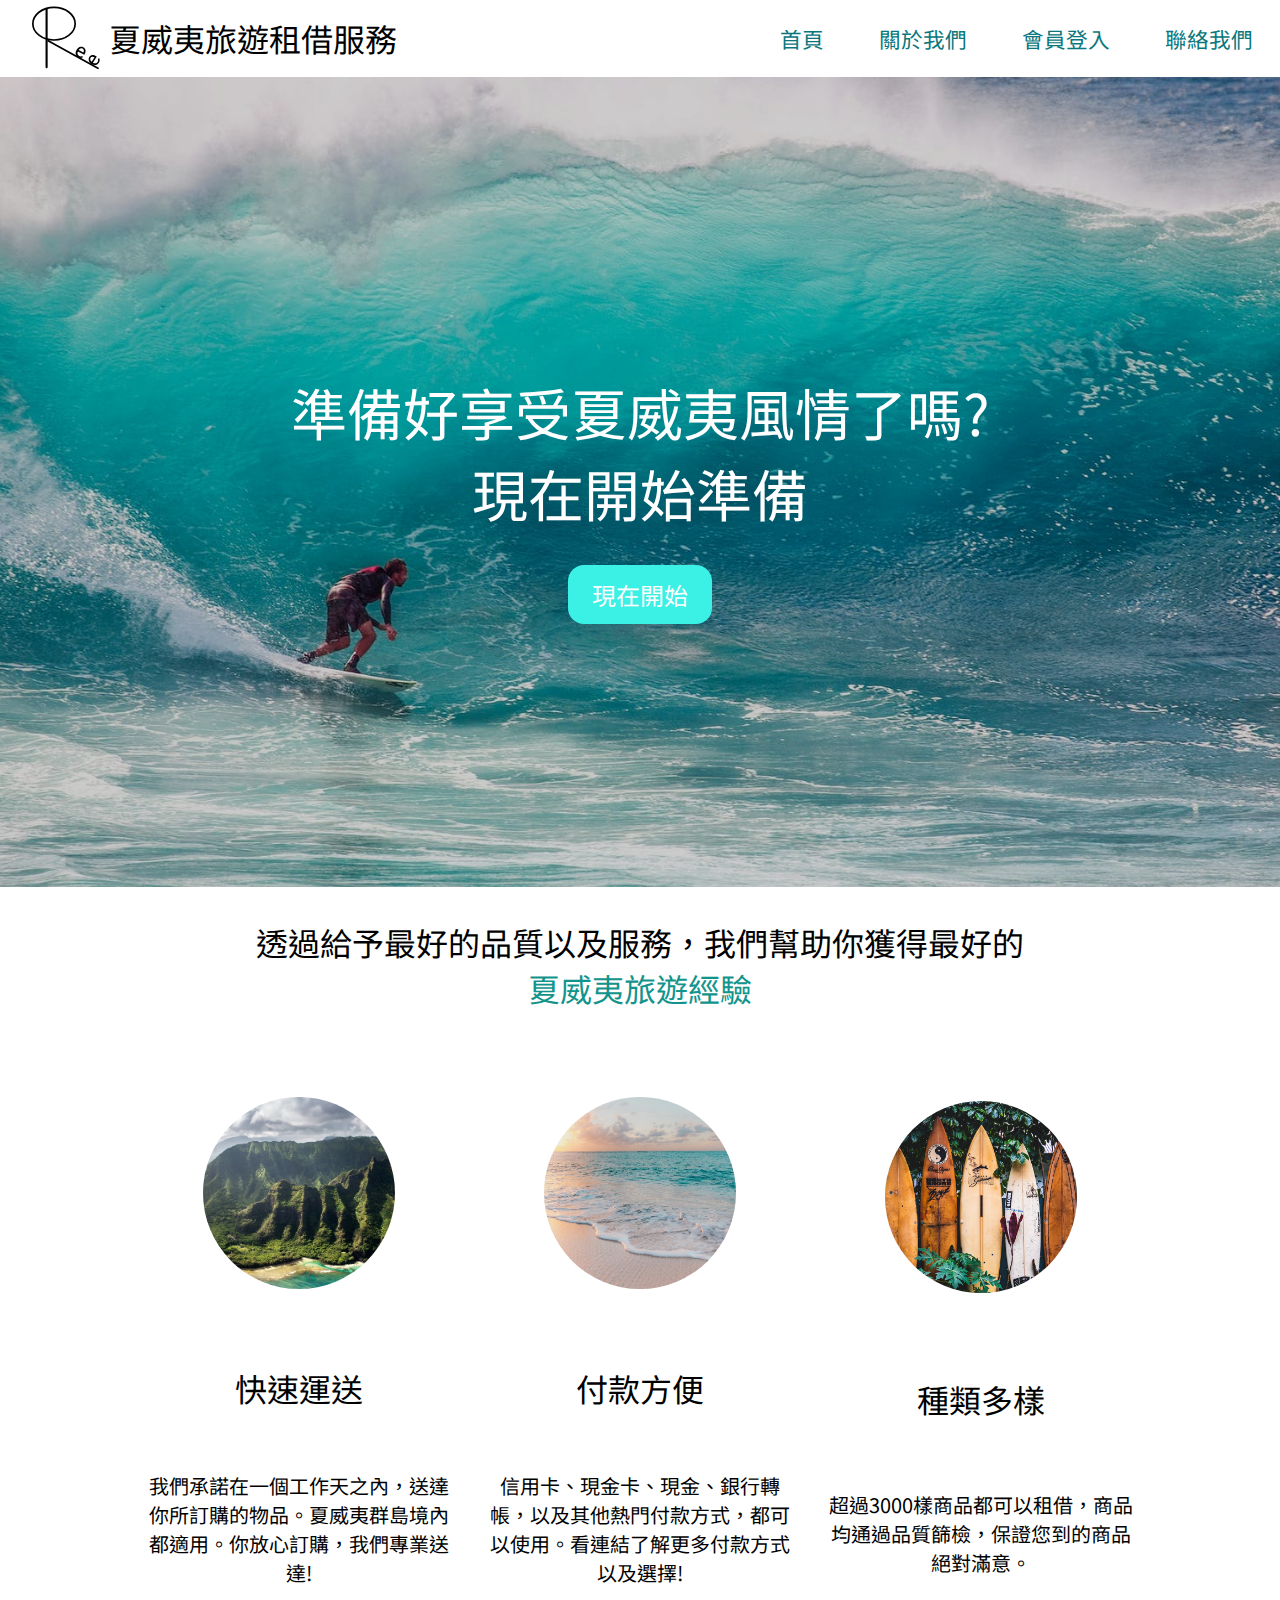
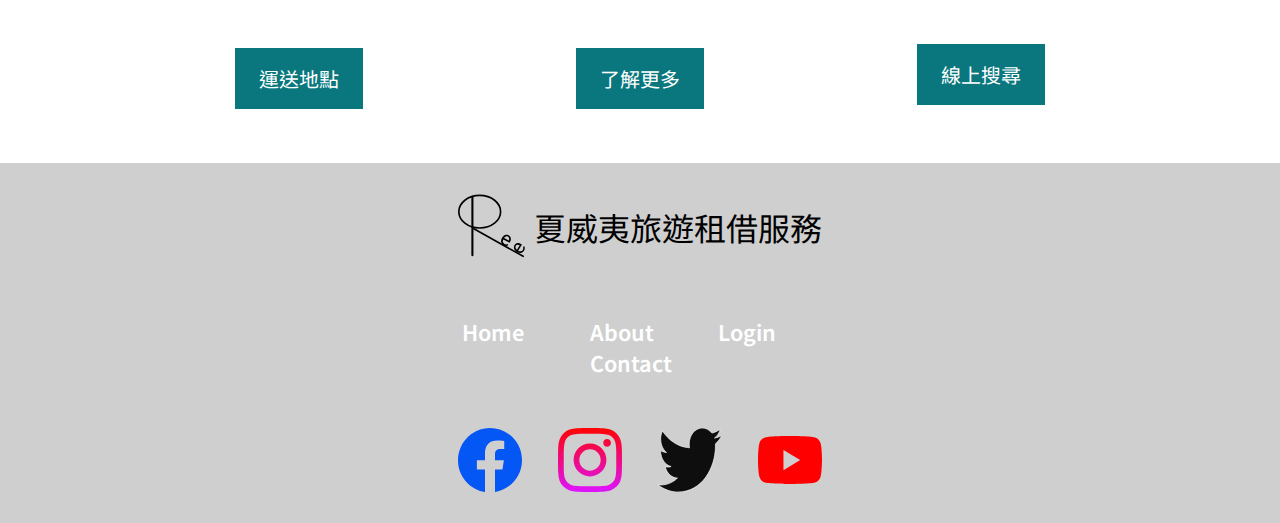
<file: Portfolio Project/Hawaii Project/index.html>
<!DOCTYPE html>
<html lang="zh">
  <head>
    <meta charset="UTF-8" />
    <meta name="viewport" content="width=device-width, initial-scale=1.0" />
    <title>夏威夷旅遊租借服務 | 夏威夷最方便快速的旅遊出租服務網站</title>
    <meta
      name="description"
      content="我們提供夏威夷旅遊租借服務，例如: 衝浪板 車子 帳篷等等。"
    />
    <meta name="robots" content="index, follow" />
    <!--Google font setting-->
    <link rel="preconnect" href="https://fonts.gstatic.com" />
    <link
      href="https://fonts.googleapis.com/css2?family=Noto+Sans+TC&display=swap"
      rel="stylesheet"
    />
    <link rel="stylesheet" href="./styles/style.css" />
  </head>
  <body>
    <!--header-->
    <header>
      <div class="logo">
        <img src="./Icons/black logo.svg" alt="Logo" />
        <h1>夏威夷旅遊租借服務</h1>
      </div>

      <nav>
        <ul>
          <li><a href="#">首頁</a></li>
          <li><a href="#">關於我們</a></li>
          <li><a href="#">會員登入</a></li>
          <li><a href="#">聯絡我們</a></li>
        </ul>
      </nav>
    </header>

    <main>
      <!--image part of the first page-->
      <section class="backImage">
        <div class="filter"></div>
        <h3>
          準備好享受夏威夷風情了嗎? <br />
          現在開始準備
        </h3>
        <button class="start">現在開始</button>
      </section>

      <!--second page-->
      <section class="second">
        <h2>
          透過給予最好的品質以及服務，我們幫助你獲得最好的 <br />
          <span style="color: #12948c">夏威夷旅遊經驗</span>
        </h2>

        <section class="cards">
          <div class="card">
            <img
              src="./Pictures/braden-jarvis-prSogOoFmkw-unsplash.jpg"
              alt="picture"
            />
            <h4>快速運送</h4>
            <p>
              我們承諾在一個工作天之內，送達你所訂購的物品。夏威夷群島境內都適用。你放心訂購，我們專業送達!
            </p>
            <a href="#">運送地點</a>
          </div>
          <div class="card">
            <img
              src="./Pictures/sean-o-KMn4VEeEPR8-unsplash.jpg"
              alt="picture"
            />
            <h4>付款方便</h4>
            <p>
              信用卡、現金卡、現金、銀行轉帳，以及其他熱門付款方式，都可以使用。看連結了解更多付款方式以及選擇!
            </p>
            <a href="#">了解更多</a>
          </div>
          <div class="card">
            <img
              src="./Pictures/tatonomusic-FFCgotROOTY-unsplash.jpg"
              alt="picture"
            />
            <h4>種類多樣</h4>
            <p>
              超過3000樣商品都可以租借，商品均通過品質篩檢，保證您到的商品絕對滿意。
            </p>
            <a href="#">線上搜尋</a>
          </div>
        </section>
      </section>
    </main>

    <footer>
      <div class="logo">
        <img src="./Icons/black logo.svg" alt="Logo" />
        <h1>夏威夷旅遊租借服務</h1>
      </div>

      <nav>
        <ul>
          <li><a href="#">Home</a></li>
          <li><a href="#">About</a></li>
          <li><a href="#">Login</a></li>
          <li><a href="#">Contact</a></li>
        </ul>
      </nav>

      <section class="links">
        <a href="#"><img src="./Icons/facebook.svg" alt="facebook" /></a>
        <a href="#"><img src="./Icons/instagram.svg" alt="instagram" /></a>
        <a href="#"><img src="./Icons/twitter.svg" alt="twitter" /></a>
        <a href="#"><img src="./Icons/youtube.svg" alt="youtube" /></a>
      </section>
    </footer>
  </body>
</html>
</file>
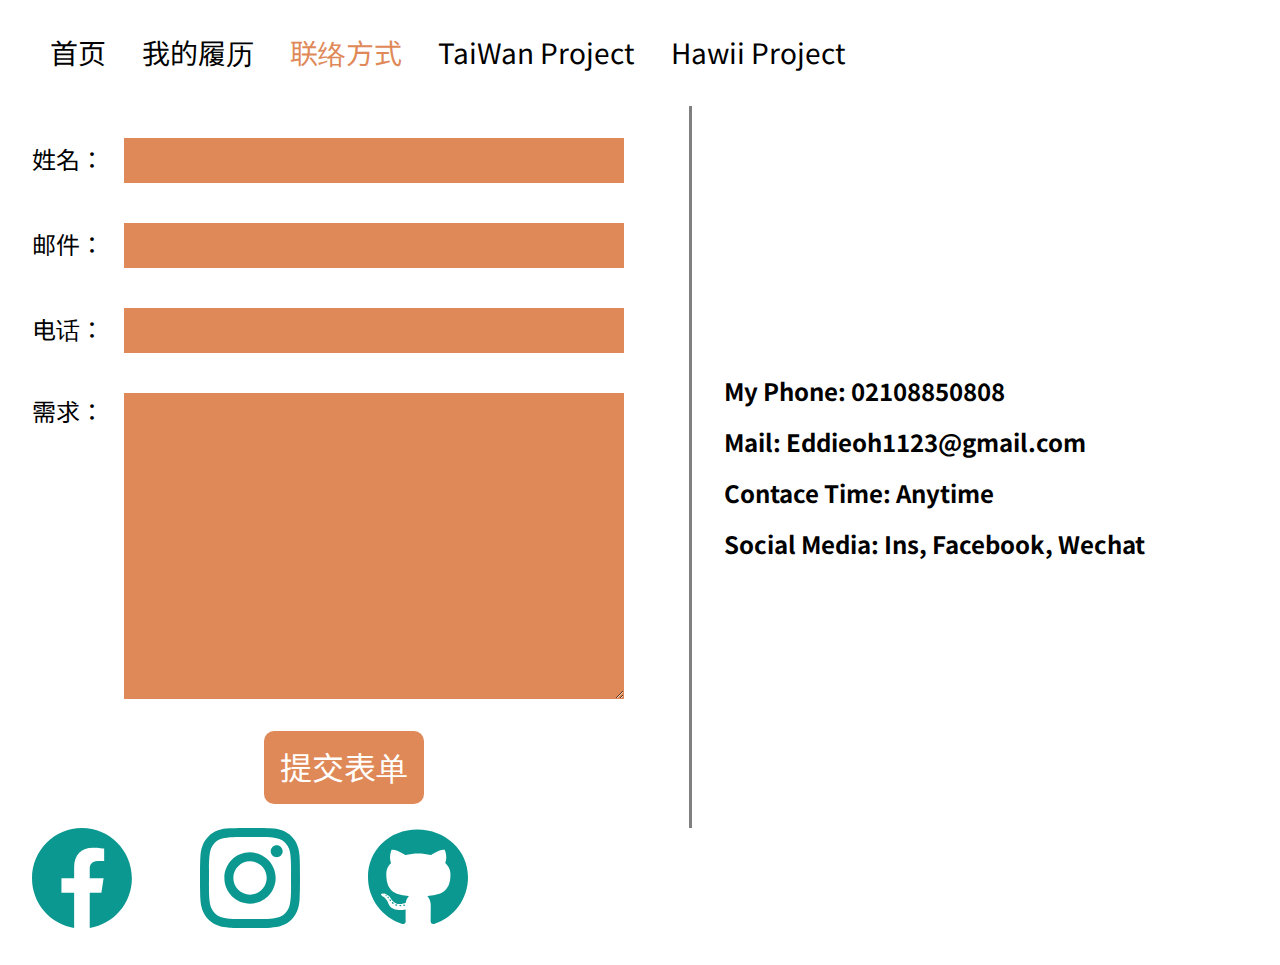
<file: contact.html>
<!DOCTYPE html>
<html lang="zh">

<head>
    <meta charset="UTF-8">
    <meta http-equiv="X-UA-Compatible" content="IE=edge">
    <meta name="author" content="Eddie">
    <meta name="viewport" content="width=device-width, initial-scale=1.0">
    <meta name="robots" content="index,follow">
    <meta name="rating" content="General">
    <meta name="description" content="这是Eddie的个人网站">
    <base target="_self">
    <title>联络页 | Eddie 网页前端工程师</title>
    <!--这里是Google Font-->
    <link rel="preconnect" href="https://fonts.googleapis.com">
    <link rel="preconnect" href="https://fonts.gstatic.com" crossorigin>
    <link href="https://fonts.googleapis.com/css2?family=Noto+Sans+TC&display=swap" rel="stylesheet">
    <link rel="stylesheet" href="./Styles/style.css">
</head>
    


<body>
    <!--这里是Header and Nav-->
    <header>
        <nav>
            <ul>
                <li><a href="index.html">首页</a></li>
                <li><a href="resume.html">我的履历</a></li>
                <li><a class="active" href="contact.html">联络方式</a></li>
                <li><a href="./TaiWan Project/index.html">TaiWan Project</a></li>
                <li><a href="./Hawaii Project/index.html">Hawii Project</a></li>
            </ul>
        </nav>
    </header>

    <!--这里是主要部分-->
    <main>
        <section class="form">
            <form>
             <div>
                <label for="name">姓名：</label>
                <input type="text" name="name">  
            </div>
                <br>
                
            <div>
                <label for="email">邮件：</label>
                <input type="email" name="email">
            </div>
                <br>
                
            <div>
                <label for="phone">电话：</label>
                <input type="phone" name="phone">
            </div>
                <br>
                
            <div>
                <label for="need">需求：</label>
                <textarea name="need" id="need" rows="10"></textarea>
            </div>
            <br>
                <button type="submit">提交表单</button>
            </form>
        </section>
        <div class="line"></div>
        <section class="contact">
            <div class="content">
                <h2>My Phone: 02108850808</h2>
                <h2>Mail: Eddieoh1123@gmail.com</h2>
                <h2>Contace Time: Anytime</h2>
                <h2>Social Media: Ins, Facebook, Wechat </h2>

            </div>
        </section>
    </main>

    <!--这里是Footer-->
    <footer>
        <a href=""><img src="./ICONS/facebook.svg" alt="facebook" title="Facebook Page"></a>
        <a href=""><img src="./ICONS/instagram.svg" alt="instagram" title="Instagram Page"></a>
        <a href=""><img src="./ICONS/github-brands 1.svg" alt="github-brands" title="Github Page"></a>
    </footer>

</body>

</html>
</file>
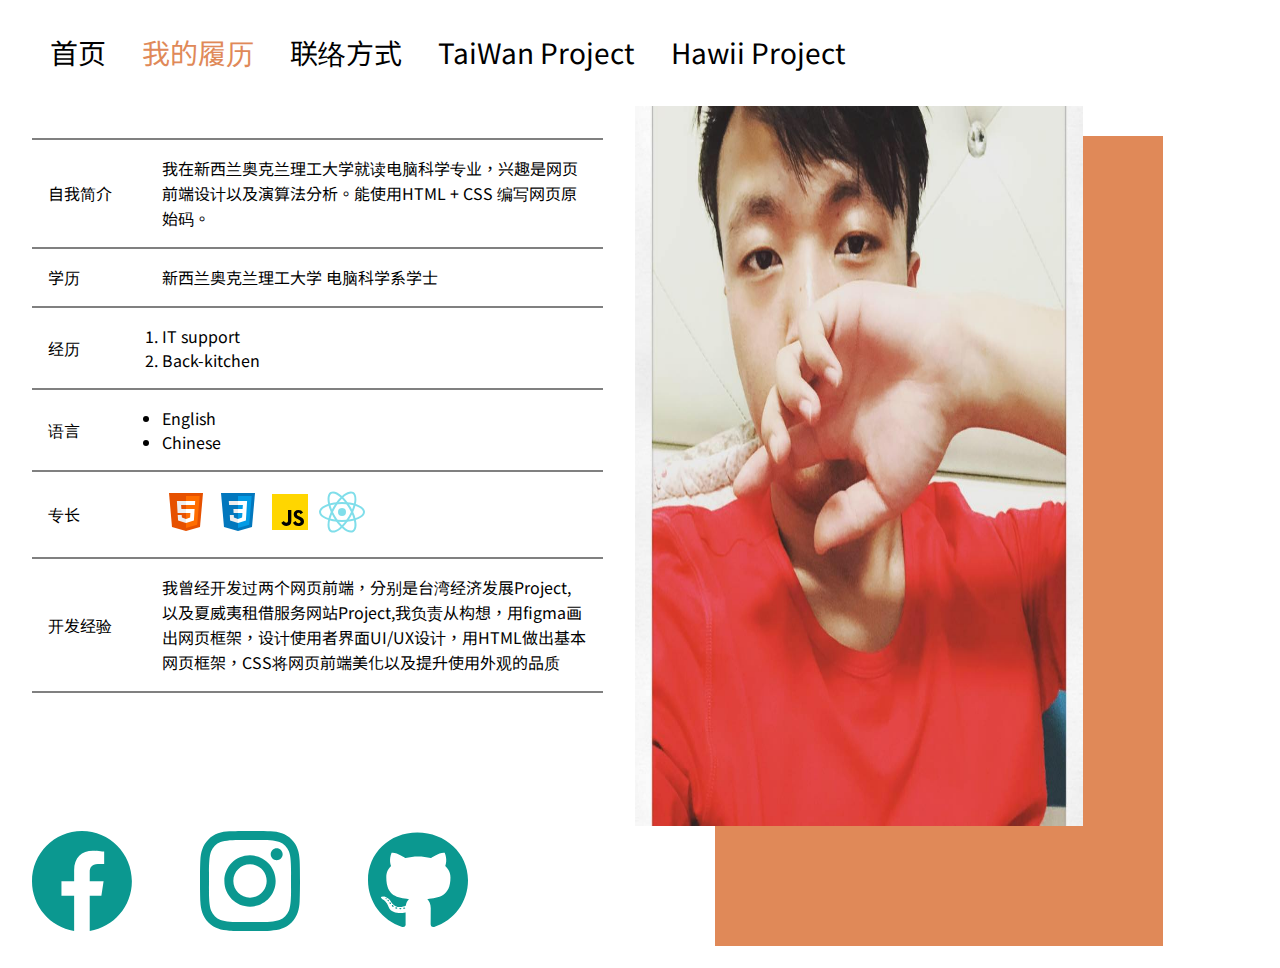
<file: resume.html>
<!DOCTYPE html>
<html lang="zh">

<head>
    <meta charset="UTF-8">
    <meta name="author" content="Eddie">
    <meta name="viewport" content="width=device-width, initial-scale=1.0">
    <meta name="robots" content="index,follow">
    <meta name="rating" content="General">
    <meta name="description" content="这是Eddie的个人网站">
    <title>履历页 | Eddie 网页前端工程师</title>
    <!--这里是Google Font-->
    <link rel="preconnect" href="https://fonts.googleapis.com">
    <link rel="preconnect" href="https://fonts.gstatic.com" crossorigin>
    <link href="https://fonts.googleapis.com/css2?family=Noto+Sans+TC&display=swap" rel="stylesheet">
    <link rel="stylesheet" href="./Styles/style.css">
</head>

<body>


    <!--这里是Header and Nav-->
    <header>
        <nav>
            <ul>
                <li><a href="index.html">首页</a></li>
                <li><a class="active" href="resume.html">我的履历</a></li>
                <li><a href="contact.html">联络方式</a></li>
                <li><a href="./TaiWan Project/index.html">TaiWan Project</a></li>
                <li><a href="./Hawaii Project/index.html">Hawii Project</a></li>
            </ul>
        </nav>
    </header>

    <!--这里是主要部分的Table-->
    <main>
        <section class="table">
            <table>
                <tr style="border-top: 2px solid gray;">
                    <td style="width: 20%;">自我简介</td>
                    <td style="width: 80%;">我在新西兰奥克兰理工大学就读电脑科学专业，兴趣是网页前端设计以及演算法分析。能使用HTML + CSS 编写网页原始码。</td>
                </tr>

                <tr>
                    <td>学历</td>
                    <td>新西兰奥克兰理工大学 电脑科学系学士</td>
                </tr>

                <tr>
                    <td>经历</td>
                    <td>
                        <ol>
                            <li>IT support</li>
                            <li>Back-kitchen</li>
                        </ol>
                    </td>
                </tr>

                <tr>
                    <td>语言</td>
                    <td>
                        <ul>
                            <li>English</li>
                            <li>Chinese</li>
                        </ul>
                    </td>
                </tr>

                <tr>
                    <td>专长</td>
                    <td>
                        <img src="./ICONS/icons8-html-5.svg" title="HTML5" alt="HTML5">
                        <img src="./ICONS/icons8-css3.svg" title="CSS3" alt="CSS3">
                        <img src="./ICONS/icons8-javascript.svg" title="Javascript" alt="Javascript">
                        <img src="./ICONS/icons8-react-native.svg" title="React" alt="React">
                    </td>
                </tr>

                <tr>
                    <td>开发经验</td>
                    <td>我曾经开发过两个网页前端，分别是台湾经济发展Project,以及夏威夷租借服务网站Project,我负责从构想，用figma画出网页框架，设计使用者界面UI/UX设计，用HTML做出基本网页框架，CSS将网页前端美化以及提升使用外观的品质
                    </td>
                </tr>

            </table>
        </section>

        <section class="picture">
            <img src="./myPicture的副本.jpeg" alt="">
            <div class="orangeRect"></div>
        </section>

    </main>

    <!--这里是Footer-->
    <footer>
        <a href=""><img src="./ICONS/facebook.svg" alt="facebook" title="Facebook Page"></a>
        <a href=""><img src="./ICONS/instagram.svg" alt="instagram" title="Instagram Page"></a>
        <a href=""><img src="./ICONS/github-brands 1.svg" alt="github-brands" title="Github Page"></a>
    </footer>
</body>

</html>
</file>
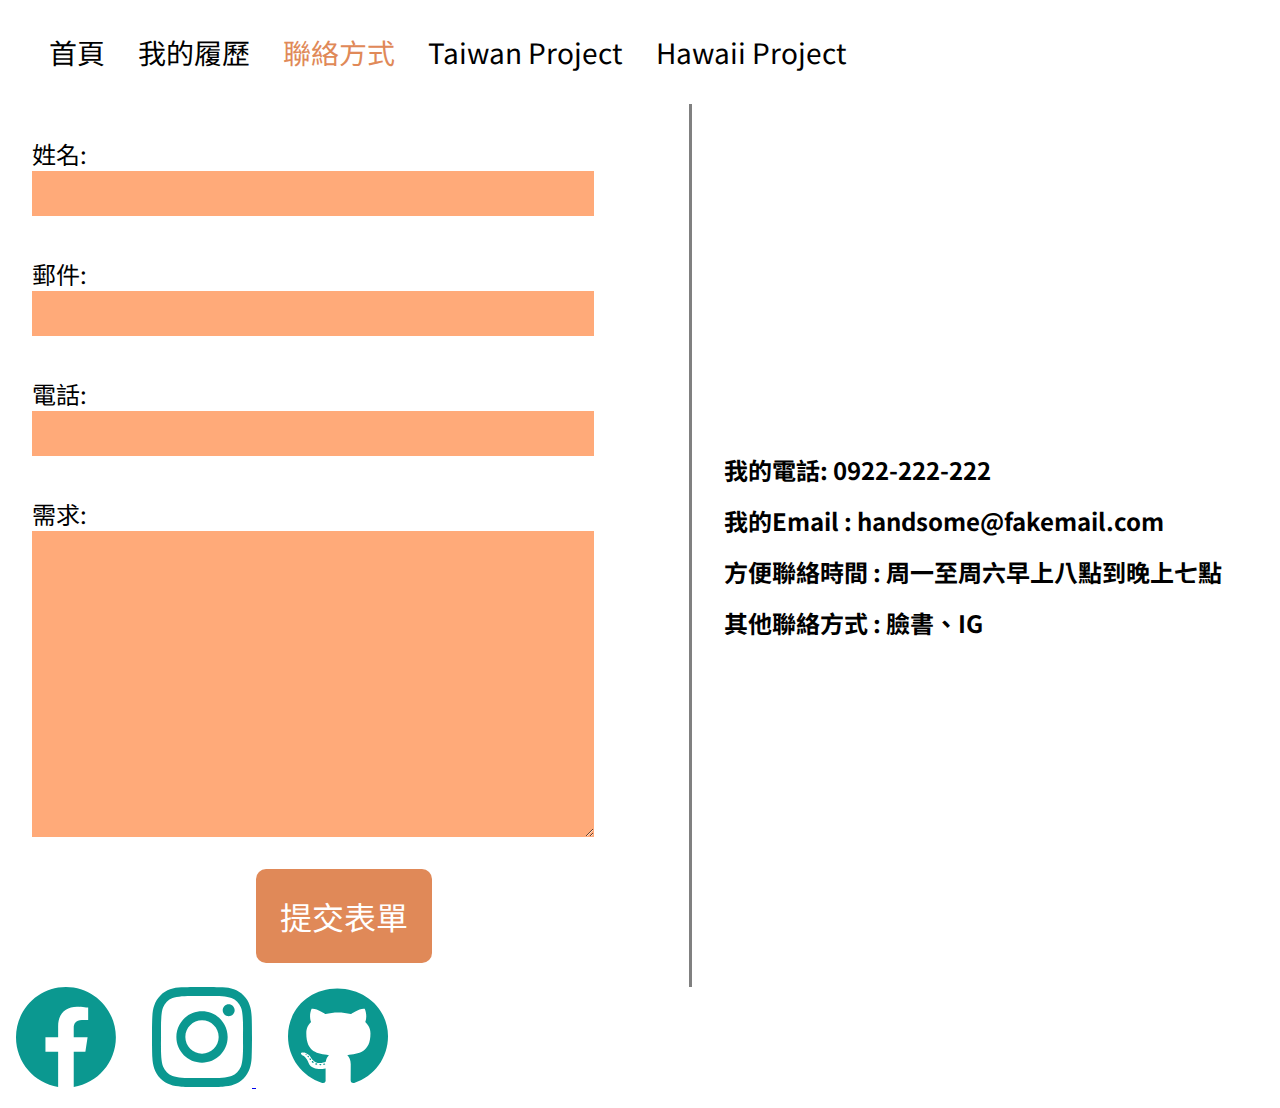
<file: Portfolio Project/contact.html>
<!DOCTYPE html>
<html lang="zh">
  <head>
    <meta charset="UTF-8" />
    <meta name="viewport" content="width=device-width, initial-scale=1.0" />
    <meta name="author" content="Wilson Ren" />
    <meta name="robots" content="index, follow" />
    <meta
      name="description"
      content="這是Wilson Ren的個人網站。Wilson Ren是來自台灣的網頁開發人員。"
    />
    <title>聯絡方式 | Wilson 網頁前端工程師</title>
    <link rel="preconnect" href="https://fonts.gstatic.com" />
    <link
      href="https://fonts.googleapis.com/css2?family=Noto+Sans+TC&display=swap"
      rel="stylesheet"
    />
    <link rel="stylesheet" href="./styles/style.css" />
  </head>
  <body>
    <!--header and navbar-->
    <header>
      <nav>
        <ul>
          <li><a href="index.html">首頁</a></li>
          <li><a href="resume.html">我的履歷</a></li>
          <li><a class="active" href="#">聯絡方式</a></li>
          <li><a href="./Taiwan Project/index.html">Taiwan Project</a></li>
          <li><a href="./Hawaii Project/index.html">Hawaii Project</a></li>
        </ul>
      </nav>
    </header>

    <main>
      <section class="form">
        <form>
          <div>
            <label for="name">姓名:</label>
            <input type="text" name="name" />
          </div>
          <br />
          <div>
            <label for="email">郵件:</label>
            <input type="email" name="email" />
          </div>
          <br />
          <div>
            <label for="phone">電話:</label>
            <input type="text" name="phone" />
          </div>
          <br />
          <div>
            <label for="need">需求:</label>
            <textarea name="need" id="need" rows="10"></textarea>
          </div>
          <br />
          <button type="submit">提交表單</button>
        </form>
      </section>
      <div class="line"></div>
      <section class="contact">
        <div class="content">
          <h2>我的電話: 0922-222-222</h2>
          <h2>我的Email : handsome@fakemail.com</h2>
          <h2>方便聯絡時間 : 周一至周六早上八點到晚上七點</h2>
          <h2>其他聯絡方式 : 臉書、IG</h2>
        </div>
      </section>
    </main>

    <!--links for facebook, instagram and github-->
    <footer>
      <a href="#"
        ><img src="./ICONS/facebook.svg" alt="facebook" title="facebook page"
      /></a>
      <a href="#">
        <img
          src="./ICONS/instagram.svg"
          alt="instagram"
          title="instagram page"
        />
      </a>
      <a href="#">
        <img
          src="./ICONS/github-brands 1.svg"
          alt="github"
          title="github page"
        />
      </a>
    </footer>
  </body>
</html>
</file>
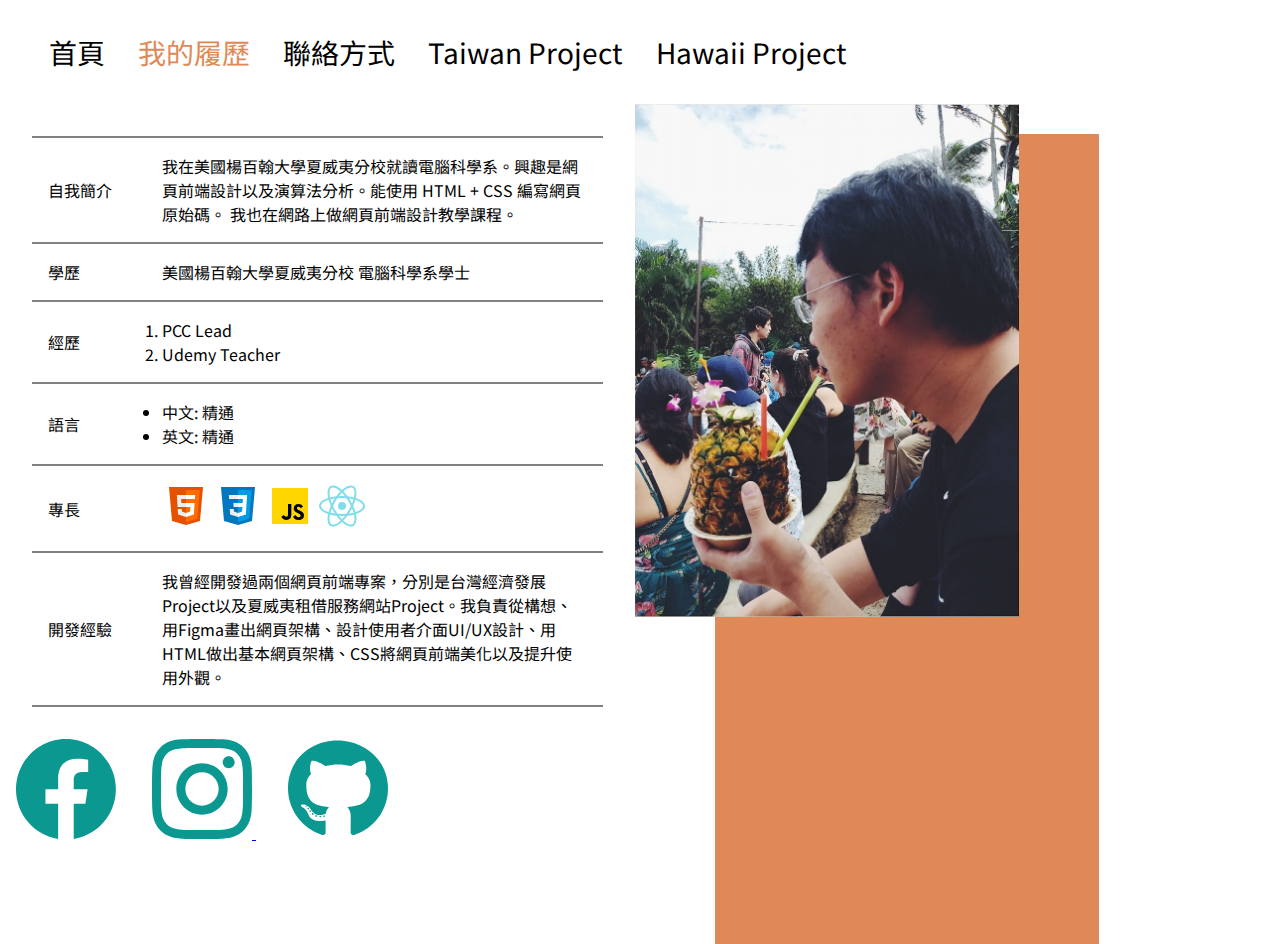
<file: Portfolio Project/resume.html>
<!DOCTYPE html>
<html lang="zh">
  <head>
    <meta charset="UTF-8" />
    <meta name="viewport" content="width=device-width, initial-scale=1.0" />
    <meta name="author" content="Wilson Ren" />
    <meta name="robots" content="index, follow" />
    <meta
      name="description"
      content="這是Wilson Ren的個人網站。Wilson Ren是來自台灣的網頁開發人員。"
    />
    <title>我的履歷 | Wilson 網頁前端工程師</title>
    <link rel="preconnect" href="https://fonts.gstatic.com" />
    <link
      href="https://fonts.googleapis.com/css2?family=Noto+Sans+TC&display=swap"
      rel="stylesheet"
    />
    <link rel="stylesheet" href="./styles/style.css" />
  </head>
  <body>
    <!--header and navbar-->
    <header>
      <nav>
        <ul>
          <li><a href="index.html">首頁</a></li>
          <li><a class="active" href="#">我的履歷</a></li>
          <li><a href="contact.html">聯絡方式</a></li>
          <li><a href="./Taiwan Project/index.html">Taiwan Project</a></li>
          <li><a href="./Hawaii Project/index.html">Hawaii Project</a></li>
        </ul>
      </nav>
    </header>

    <main>
      <section class="table">
        <table>
          <tr style="border-top: 2px solid gray">
            <td style="width: 20%">自我簡介</td>
            <td style="width: 80%">
              我在美國楊百翰大學夏威夷分校就讀電腦科學系。興趣是網頁前端設計以及演算法分析。能使用
              HTML + CSS 編寫網頁原始碼。 我也在網路上做網頁前端設計教學課程。
            </td>
          </tr>
          <tr>
            <td>學歷</td>
            <td>美國楊百翰大學夏威夷分校 電腦科學系學士</td>
          </tr>
          <tr>
            <td>經歷</td>
            <td>
              <ol>
                <li>PCC Lead</li>
                <li>Udemy Teacher</li>
              </ol>
            </td>
          </tr>
          <tr>
            <td>語言</td>
            <td>
              <ul>
                <li>中文: 精通</li>
                <li>英文: 精通</li>
              </ul>
            </td>
          </tr>
          <tr>
            <td>專長</td>
            <td>
              <img src="./ICONS/icons8-html-5.svg" title="HTML5" alt="HTML5" />
              <img src="./ICONS/icons8-css3.svg" title="CSS3" alt="CSS" />
              <img
                src="./ICONS/icons8-javascript.svg"
                title="JavaScript"
                alt="JavaScript"
              />
              <img
                src="./ICONS/icons8-react-native.svg"
                title="React"
                alt="React"
              />
            </td>
          </tr>
          <tr>
            <td>開發經驗</td>
            <td>
              我曾經開發過兩個網頁前端專案，分別是台灣經濟發展Project以及夏威夷租借服務網站Project。我負責從構想、用Figma畫出網頁架構、設計使用者介面UI/UX設計、用HTML做出基本網頁架構、CSS將網頁前端美化以及提升使用外觀。
            </td>
          </tr>
        </table>
      </section>

      <section class="picture">
        <img
          src="./Pictures/81976033_2769606163078465_6680415702978920448_o.jpg"
          alt=""
        />
        <div class="orangeRect"></div>
      </section>
    </main>

    <!--links for facebook, instagram and github-->
    <footer>
      <a href="#"
        ><img src="./ICONS/facebook.svg" alt="facebook" title="facebook page"
      /></a>
      <a href="#">
        <img
          src="./ICONS/instagram.svg"
          alt="instagram"
          title="instagram page"
        />
      </a>
      <a href="#">
        <img
          src="./ICONS/github-brands 1.svg"
          alt="github"
          title="github page"
        />
      </a>
    </footer>
  </body>
</html>
</file>
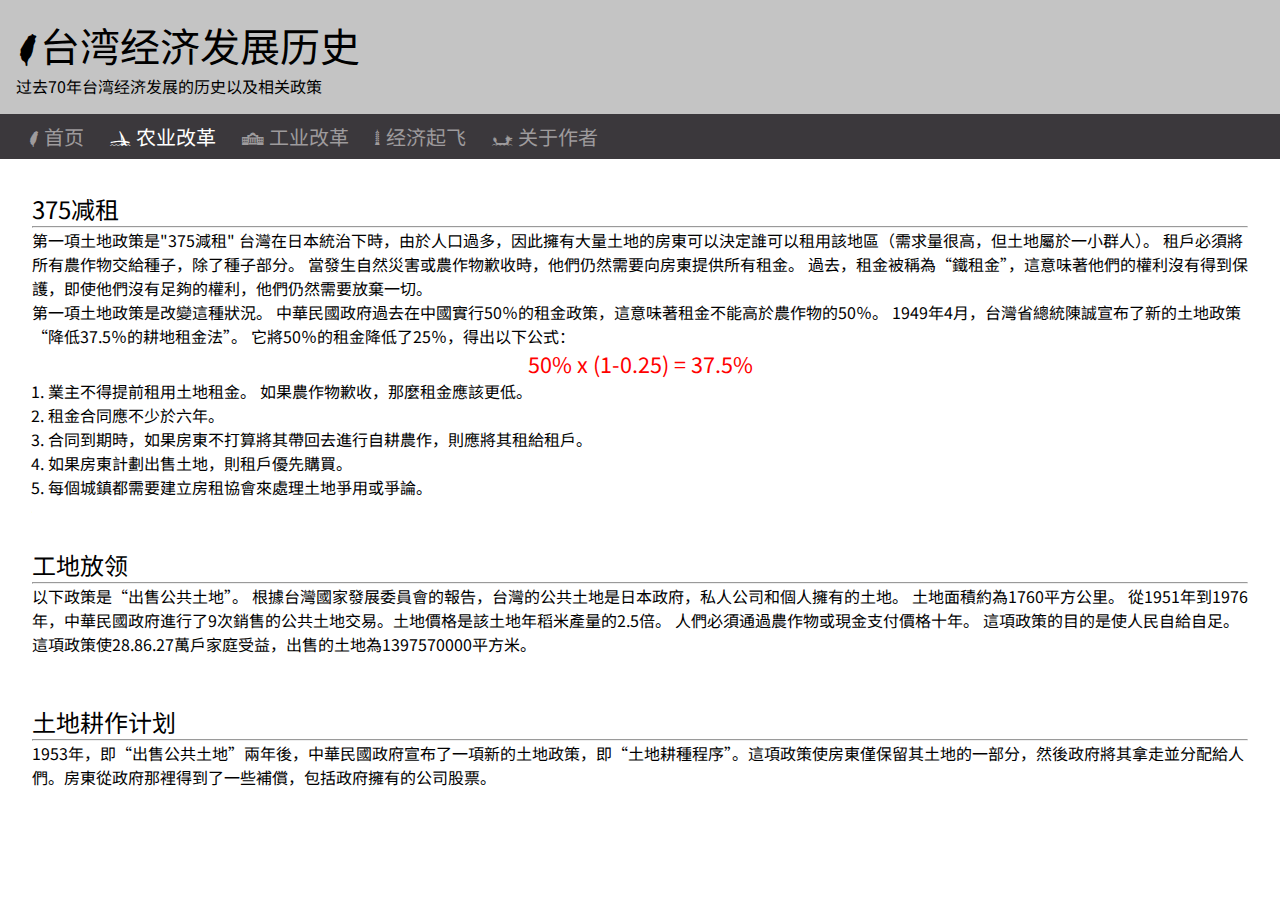
<file: TaiWan Project/agriculture.html>
<!DOCTYPE html>
<html lang="zh-Hant">

<head>
    <meta charset="UTF-8">
    <meta http-equiv="X-UA-Compatible" content="IE=edge">
    <meta name="viewport" content="width=device-width, initial-scale=1.0">
    <title>农业改革-台湾经济发展历史</title>
    <meta name="description" content="此网站介绍台湾过去70年的经济发展历史与相关政策">
    <link rel="shortcut icon" href="./taiwanIcon.png">
    <link rel="stylesheet" href="./style.css">
    <!--Google font 字体-->
    <link rel="preconnect" href="https://fonts.googleapis.com">
    <!--Google font 字体-->
    <link rel="preconnect" href="https://fonts.gstatic.com" crossorigin>
    <!--Google font 字体-->
    <link href="https://fonts.googleapis.com/css2?family=Noto+Sans+SC&display=swap" rel="stylesheet">
    <!--这是导航栏中的图片-->
    <link rel="stylesheet" href="twicon/twicon.css">
</head>

<body>

    <!--头部的标题-->
    <header>
        <h1 class="HeaderTitle"><i class="twicon-main-island"></i>台湾经济发展历史</h1>
        <h3 class="HeaderText">过去70年台湾经济发展的历史以及相关政策</h3>
    </header>

    <!--导航列-->
    <nav>
        <ul>
            <li><a href="./index.html"><i class="twicon-main-island"></i> 首页</a></li>
            <li><a class="active" href="./agriculture.html"><i class="twicon-lovers-brg"></i> 农业改革</a></li>
            <li><a href="./industrial.html"><i class="twicon-nt-mus"></i> 工业改革</a></li>
            <li><a href="./economic.html"><i class="twicon-taipei101"></i> 经济起飞</a></li>
            <li><a href=""><i class="twicon-dragon-boat"></i> 关于作者</a></li>
        </ul>
    </nav>

    <!--这里是主要内容-->
    <main>
        <section class="container">
            <section class="left">
                <h2>375减租</h2>
                <hr>
                <p>第一項土地政策是"375減租" 台灣在日本統治下時，由於人口過多，因此擁有大量土地的房東可以決定誰可以租用該地區（需求量很高，但土地屬於一小群人）。 租戶必須將所有農作物交給種子，除了種子部分。
                    當發生自然災害或農作物歉收時，他們仍然需要向房東提供所有租金。 過去，租金被稱為“鐵租金”，這意味著他們的權利沒有得到保護，即使他們沒有足夠的權利，他們仍然需要放棄一切。 </p>
                <p>第一項土地政策是改變這種狀況。 中華民國政府過去在中國實行50％的租金政策，這意味著租金不能高於農作物的50％。 1949年4月，台灣省總統陳誠宣布了新的土地政策“降低37.5％的耕地租金法”。
                    它將50％的租金降低了25％，得出以下公式：</p>
                <p class="special">50% x (1-0.25) = 37.5%</p>

                <ol style="margin-left: 1rem;">
                    <li>業主不得提前租用土地租金。 如果農作物歉收，那麼租金應該更低。</li>
                    <li>租金合同應不少於六年。</li>
                    <li>合同到期時，如果房東不打算將其帶回去進行自耕農作，則應將其租給租戶。</li>
                    <li>如果房東計劃出售土地，則租戶優先購買。</li>
                    <li>每個城鎮都需要建立房租協會來處理土地爭用或爭論。</li>
                </ol>
                <br>
                <br>
                <h2>工地放领</h2>
                <hr>
                <p>以下政策是“出售公共土地”。 根據台灣國家發展委員會的報告，台灣的公共土地是日本政府，私人公司和個人擁有的土地。 土地面積約為1760平方公里。
                    從1951年到1976年，中華民國政府進行了9次銷售的公共土地交易。土地價格是該土地年稻米產量的2.5倍。 人們必須通過農作物或現金支付價格十年。 這項政策的目的是使人民自給自足。
                    這項政策使28.86.27萬戶家庭受益，出售的土地為1397570000平方米。</p>
                <br>
                <br>
                <h2>土地耕作计划</h2>
                <hr>
                <p>1953年，即“出售公共土地”兩年後，中華民國政府宣布了一項新的土地政策，即“土地耕種程序”。這項政策使房東僅保留其土地的一部分，然後政府將其拿走並分配給人們。房東從政府那裡得到了一些補償，包括政府擁有的公司股票。
                </p>

            </section>

        </section>
    </main>



</body>

</html>
</file>
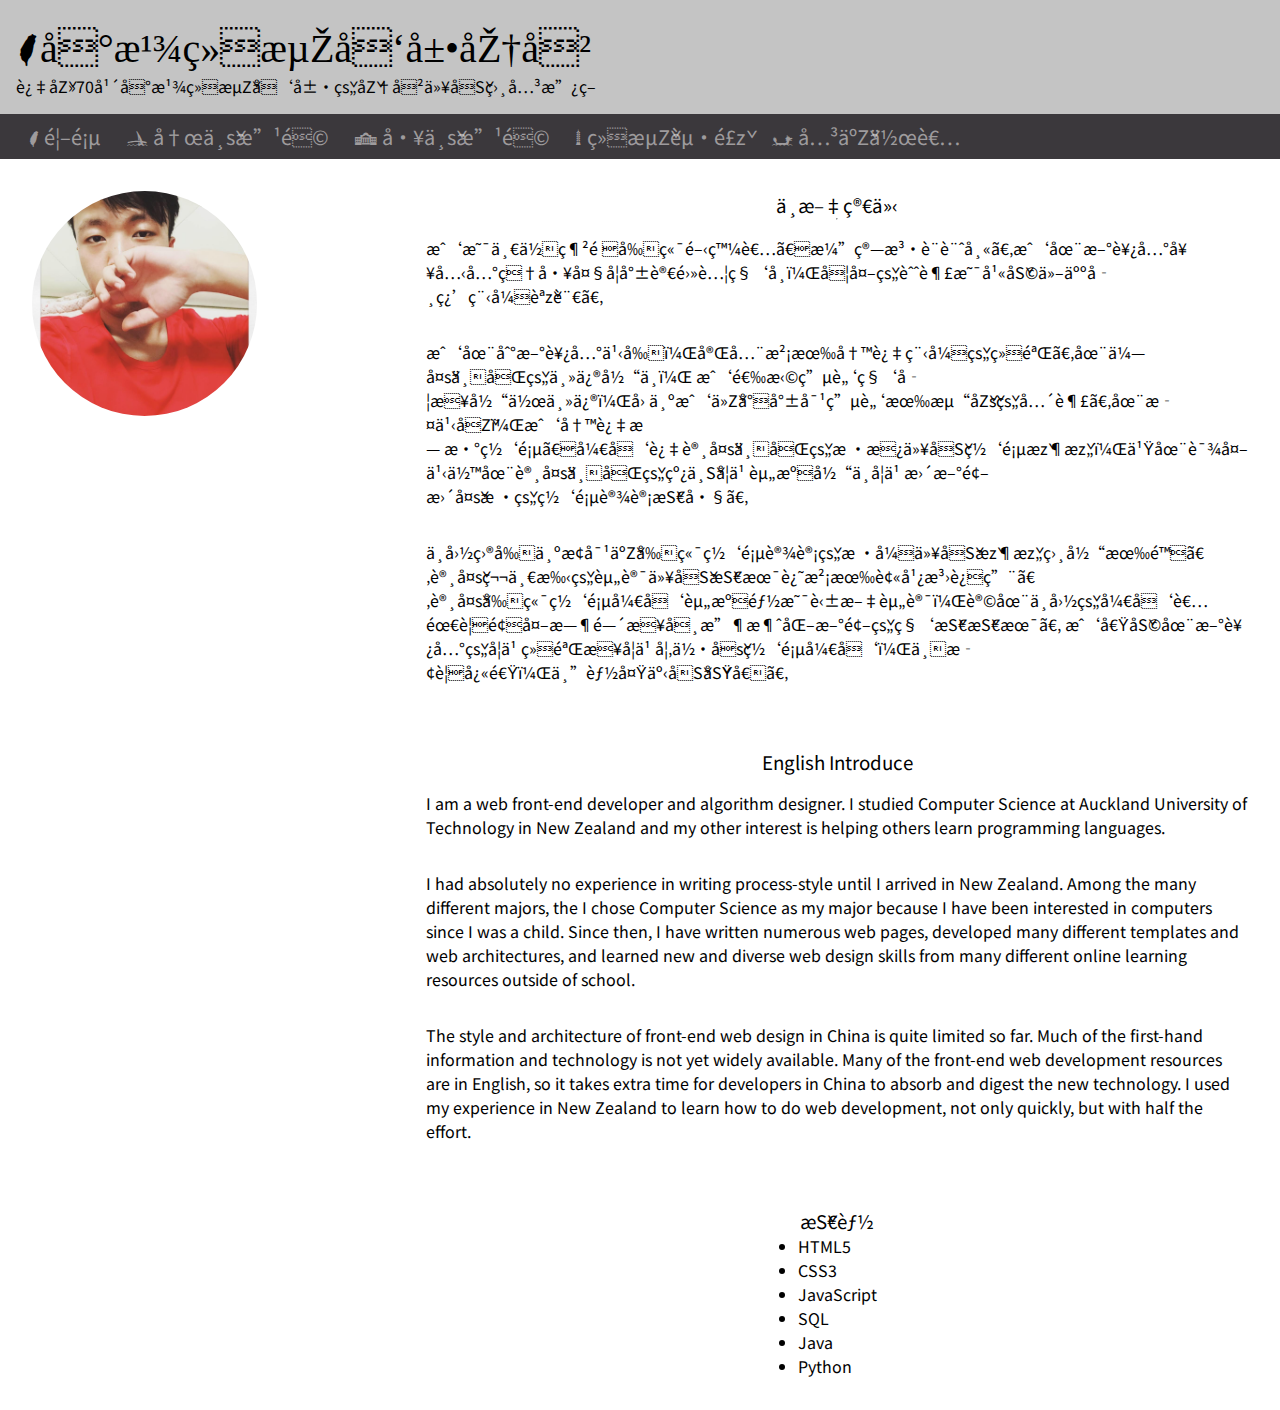
<file: TaiWan Project/author.html>
<!DOCTYPE html>
<html lang="en">

<head>
    <meta charset="zh-Hant">
    <meta http-equiv="X-UA-Compatible" content="IE=edge">
    <meta name="viewport" content="width=device-width, initial-scale=1.0">
    <title>关于作者-台湾经济发展历史</title>
    <meta name="description" content="此网站介绍台湾过去70年的经济发展历史与相关政策">
    <link rel="short icon" href="./taiwanIcon.png">
    <!--Google font 字体-->
    <link rel="preconnect" href="https://fonts.googleapis.com">
    <!--Google font 字体-->
    <link rel="preconnect" href="https://fonts.gstatic.com" crossorigin>
    <!--Google font 字体-->
    <link href="https://fonts.googleapis.com/css2?family=Noto+Sans+SC&display=swap" rel="stylesheet">
    <link rel="stylesheet" href="./style.css">
    <link rel="stylesheet" href="./twicon/twicon.css">
</head>

<body>
    <!--头部的标题-->
    <header>
        <h1 class="HeaderTitle"><i class="twicon-main-island">台湾经济发展历史</i></h1>
        <h3 class="HeaderText">过去70年台湾经济发展的历史以及相关政策</h3>
    </header>
    <!--导航栏-->
    <nav>
        <ul>
            <li><a href=""><i class="twicon-main-island"></i> 首页</a></li>
            <li><a href=""><i class="twicon-lovers-brg"></i> 农业改革</a></li>
            <li><a href=""><i class="twicon-nt-mus"></i> 工业改革</a></li>
            <li><a href=""><i class="twicon-taipei101"></i> 经济起飞</a></li>
            <li><a href=""><i class="twicon-dragon-boat"></i> 关于作者</a></li>
        </ul>
    </nav>
    <!--这里是主要内容-->
    <main>
        <section class="container">
            <section class="left">
                <img class="myPicture" src="./myPicture.jpeg" alt="">
            </section>

            <section class="right">
                <h3>中文简介</h3>
                <hr>
                <p>我是一位網頁前端開發者、演算法設計師。我在新西兰奥克兰理工大学就讀電腦科學，另外的興趣是幫助他人學習程式語言。
                </p>

                <p>我在到新西兰之前，完全没有写过程式的经验。在众多不同的主修当中，
                    我选择电脑科学来当作主修，因为我从小就对电脑有浓厚的兴趣。在此之后，我写过无数网页、开发过许多不同的样板以及网页架构，也在课外之余在许多不同的线上学习资源当中学习更新颖更多样的网页设计技巧。
                </p>

                <p>中国目前为止对于前端网页设计的样式以及架构相当有限。许多第一手的资讯以及技术还没有被广泛运用。许多前端网页开发资源都是英文资讯，让在中国的开发者需要额外时间来吸收消化新颖的科技技术。
                    我借助在新西兰的学习经验来学习如何做网页开发，不止要快速，且能够事半功倍。
                </p>
                <br>
                <br>
                <h3>English Introduce</h3>
                <p>I am a web front-end developer and algorithm designer. I studied Computer Science at Auckland
                    University of Technology in New Zealand and my other interest is helping others learn programming
                    languages.</p>

                <p>
                    I had absolutely no experience in writing process-style until I arrived in New Zealand. Among the
                    many different majors, the I chose Computer Science as my major because I have been interested in
                    computers since I was a child. Since then, I have written numerous web pages, developed many
                    different templates and web architectures, and learned new and diverse web design skills from many
                    different online learning resources outside of school.

                </p>


                <p>
                    The style and architecture of front-end web design in China is quite limited so far. Much of the
                    first-hand information and technology is not yet widely available. Many of the front-end web
                    development
                    resources are in English, so it takes extra time for developers in China to absorb and digest the
                    new
                    technology. I used my experience in New Zealand to learn how to do web development, not only
                    quickly,
                    but with half the effort.
                </p>
                <br>
                <br>
                <h3>技能</h3>
                <ul>
                    <li>HTML5</li>
                    <li>CSS3</li>
                    <li>JavaScript</li>
                    <li>SQL</li>
                    <li>Java</li>
                    <li>Python</li>
                </ul>
            </section>
        </section>
    </main>




</body>

</html>
</file>
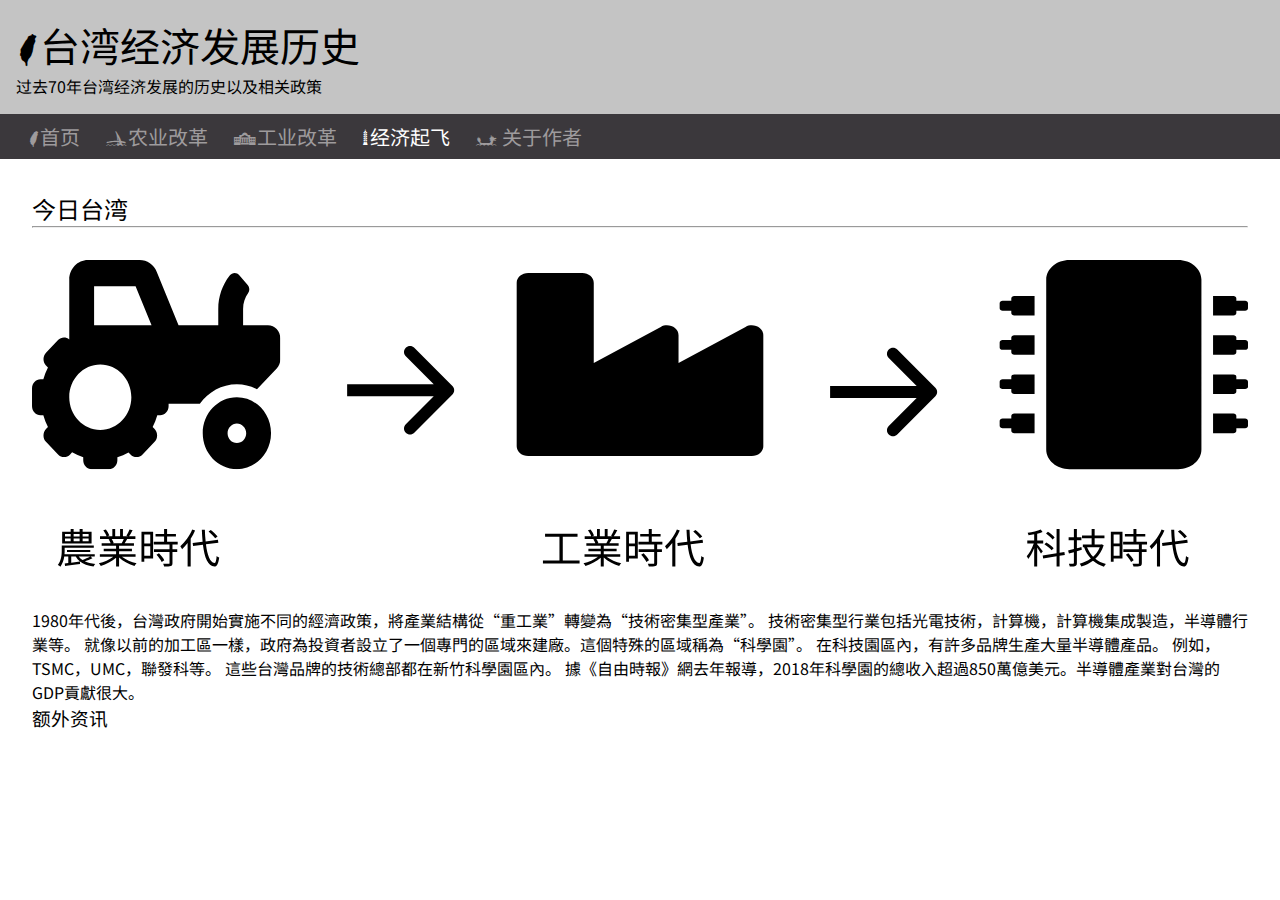
<file: TaiWan Project/economic.html>
<!DOCTYPE html>
<html lang="zh-Hant">

<head>
    <meta charset="UTF-8">
    <meta http-equiv="X-UA-Compatible" content="IE=edge">
    <meta name="viewport" content="width=device-width, initial-scale=1.0">
    <title>经济改革-台湾经济发展历史</title>
    <meta name="description" content="此网站介绍台湾过去70年的经济发展历史与相关政策">
    <link rel="shortcut icon" href="./taiwanIcon.png">
    <!--Google font 字体-->
    <link rel="preconnect" href="https://fonts.googleapis.com">
    <!--Google font 字体-->
    <link rel="preconnect" href="https://fonts.gstatic.com" crossorigin>
    <!--Google font 字体-->
    <link href="https://fonts.googleapis.com/css2?family=Noto+Sans+SC&display=swap" rel="stylesheet">
    <link rel="stylesheet" href="./style.css">
    <link rel="stylesheet" href="./twicon/twicon.css">
</head>

<body>
    <!--头部的标题-->
    <header>
        <h1 class="HeaderTitle"><i class="twicon-main-island"></i>台湾经济发展历史</h1>
        <h3 class="HeaderText">过去70年台湾经济发展的历史以及相关政策</h3>
    </header>

    <!--导航栏-->
    <nav>
        <ul>
            <li><a href="./index.html"><i class="twicon-main-island"></i>首页</a></li>
            <li><a href="./agriculture.html"><i class="twicon-lovers-brg"></i>农业改革</a></li>
            <li><a href="./industrial.html"><i class="twicon-nt-mus"></i>工业改革</a></li>
            <li><a class="active" href="./economic.html"><i class="twicon-taipei101"></i>经济起飞</a></li>
            <li><a href=""><i class="twicon-dragon-boat"></i> 关于作者</a></li>
        </ul>
    </nav>

    <!--这里是主要部分-->
    <section class="container">
        <section class="left ecopage">
            <h2>今日台湾</h2>
            <hr>
            <img class="group1" src="./Group 1的副本.svg" alt="">
            <br>
            <p>1980年代後，台灣政府開始實施不同的經濟政策，將產業結構從“重工業”轉變為“技術密集型產業”。 技術密集型行業包括光電技術，計算機，計算機集成製造，半導體行業等。
                就像以前的加工區一樣，政府為投資者設立了一個專門的區域來建廠。這個特殊的區域稱為“科學園”。 在科技園區內，有許多品牌生產大量半導體產品。 例如，TSMC，UMC，聯發科等。
                這些台灣品牌的技術總部都在新竹科學園區內。 據《自由時報》網去年報導，2018年科學園的總收入超過850萬億美元。半導體產業對台灣的GDP貢獻很大。
            </p>
            <h3>额外资讯</h3>
            <ul></ul>
            <ul></ul>
        </section>

    </section>

</body>

</html>
</file>
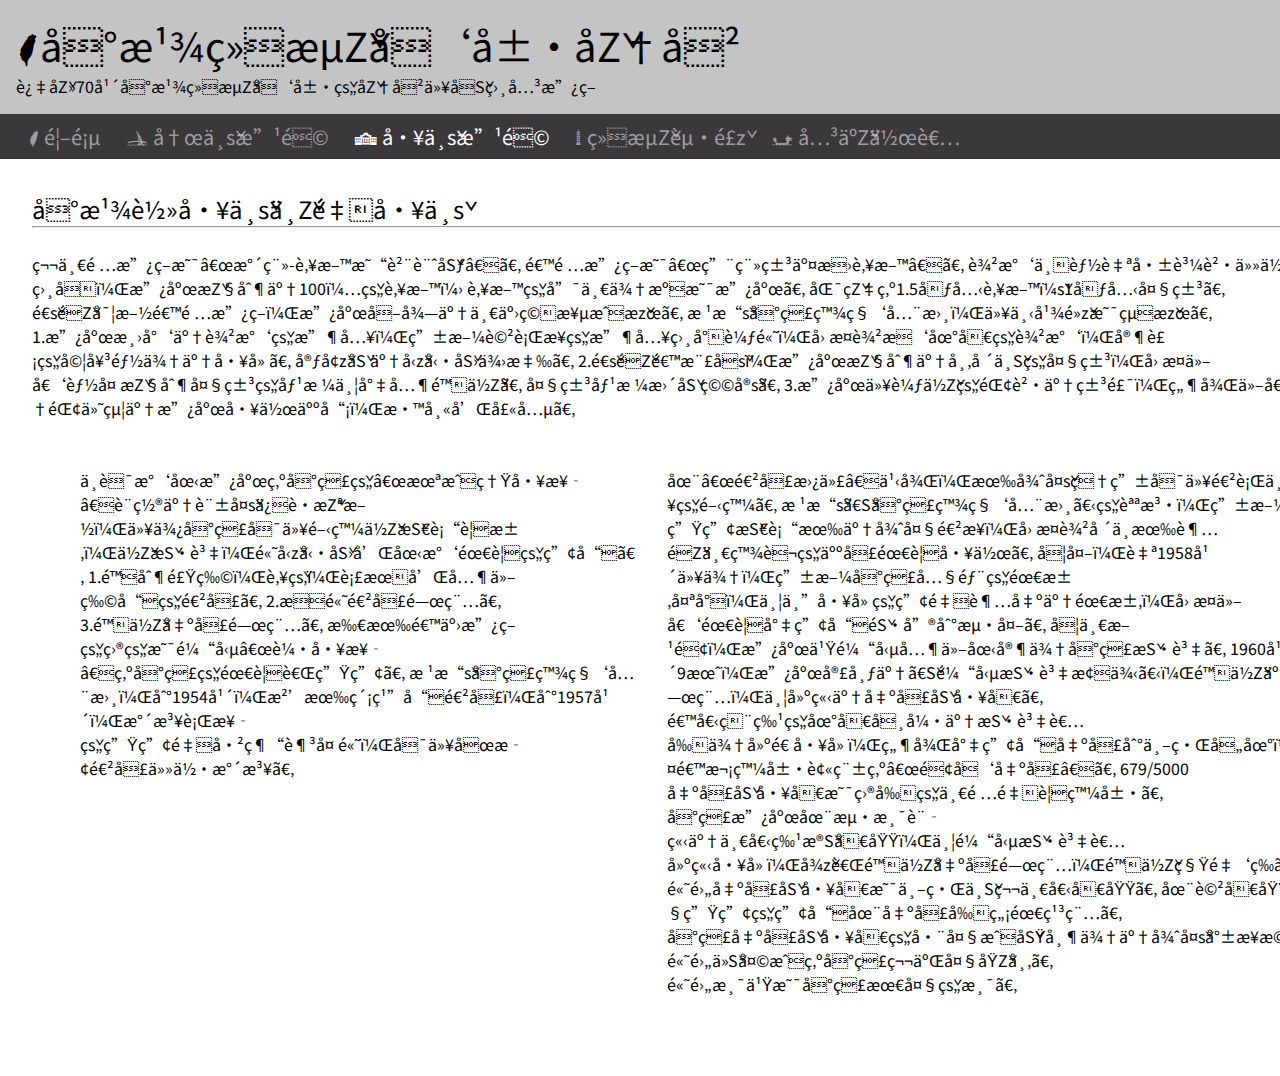
<file: TaiWan Project/industrial.html>
<!DOCTYPE html>
<html lang="en">

<head>
    <meta charset="zh-Hant">
    <meta http-equiv="X-UA-Compatible" content="IE=edge">
    <meta name="viewport" content="width=device-width, initial-scale=1.0">
    <title>工业改革-台湾经济发展历史</title>
    <meta name="description" content="此网站介绍台湾过去70年的经济发展历史与相关政策">
    <link rel="stylesheet" href="./style.css">
    <link rel="stylesheet" href="twicon/twicon.css">
    <link rel="shortcut icon" href="./taiwanIcon.png">
    <!--Google font 字体-->
    <link rel="preconnect" href="https://fonts.googleapis.com">
    <!--Google font 字体-->
    <link rel="preconnect" href="https://fonts.gstatic.com" crossorigin>
    <!--Google font 字体-->
    <link href="https://fonts.googleapis.com/css2?family=Noto+Sans+SC&display=swap" rel="stylesheet">
</head>

<body>
    <header>
        <h1 class="HeaderTitle"><i class="twicon-main-island"></i>台湾经济发展历史</h1>
        <h3 class="HeaderText">过去70年台湾经济发展的历史以及相关政策</h3>
    </header>

    <nav>
        <ul>
            <li><a href="./index.html"><i class="twicon-main-island"></i> 首页</a></li>
            <li><a href="./agriculture.html"><i class="twicon-lovers-brg"></i> 农业改革</a></li>
            <li><a class="active" href="./industrial.html"><i class="twicon-nt-mus"></i> 工业改革</a></li>
            <li><a href="./economic.html"><i class="twicon-taipei101"></i> 经济起飞</a></li>
            <li><a href=""><i class="twicon-dragon-boat"></i> 关于作者</a></li>
        </ul>
    </nav>

    <main>
        <section class="container">
            <section class="left">
                <h2>台湾轻工业与重工业</h2>
                <hr>
                <br>
                <p>第一項政策是“水稻-肥料易貨計劃”。 這項政策是“用稻米交換肥料”。
                    農民不能自己購買任何肥料； 相反，政府控制了100％的肥料； 肥料的唯一來源是政府。
                    匯率為1.5千克肥料：1千克大米。
                </p>
                <p>
                    通過實施這項政策，政府取得了一些積極成果。 根據台灣百科全書，以下幾點是結果。 1.政府減少了農民的收入，由於該行業的收入相對較高，因此農村地區的農民，家裡的婦女都來了工廠。 它增加了勞動力供應。
                    2.通過這樣做，政府控制了市場上的大米，因此他們能夠控制大米的價格並將其降低。 大米價格更加穩定。 3.政府以較低的錢買了米飯，然後他們用這筆錢付給了政府工作人員，教師和士兵。
                </p>

                <div class="center">
                    <p>
                        中華民國政府為台灣的“未成熟工業”設置了許多保護措施，以便台灣可以開發低技術要求，低投資，高勞動力和國民需要的產品。 1.限制食物，肥皂，衣服和其他物品的進口。
                        2.提高進口關稅。
                        3.降低出口關稅。
                        所有這些政策的目的是鼓勵“輕工業”為台灣的需要而生產。 根據台灣百科全書，到1954年，沒有紡織品進口，到1957年，水泥行業的生產量已經足夠高，可以停止進口任何水泥。
                    </p>

                    <p>
                        在“進口替代”之後，有很多理由可以進行下一步的開發。 根據《台灣百科全書》的說法，由於農業生產技術有了很大進步，因此農場中有超過一百萬的人口需要工作。
                        另外，自1958年以來，由於台灣內部的需求太小，並且工廠的產量超出了需求，因此他們需要將產品銷售到海外。 另一方面，政府也鼓勵其他國家來台灣投資。
                        1960年9月，政府宣布了《鼓勵投資條例》，降低了出口關稅，並建立了出口加工區。 這個獨特的地區吸引了投資者前來建造工廠，然後將產品出口到世界各地，因此這次發展被稱為“面向出口”。
                        679/5000 出口加工區是目前的一項重要發展。 台灣政府在海港設立了一個特殊區域，並鼓勵投資者建立工廠，從而降低出口關稅，降低租金等。 高雄出口加工區是世界上第一個區域。
                        在該區域內生產的產品在出口前無需繳稅。 台灣出口加工區的巨大成功帶來了很多就業機會。 高雄今天成為台灣第二大城市。 高雄港也是台灣最大的港。
                    </p>

                </div>

            </section>

        </section>

    </main>

</body>

</html>
</file>
<file: Styles/style.css>
* {
  padding: 0;
  margin: 0;
  -webkit-box-sizing: border-box;
          box-sizing: border-box;
  font-family: "Noto Sans TC", sans-serif;
}

body {
  position: relative;
}

.orange {
  position: absolute;
  top: -10vh;
  right: 0;
  z-index: -1;
  width: 55vw;
  height: 150vh;
}

header nav {
  width: 100%;
}

header nav ul {
  padding: 2rem;
  width: 70%;
  display: -webkit-box;
  display: -ms-flexbox;
  display: flex;
  list-style-type: none;
  -ms-flex-pack: distribute;
      justify-content: space-around;
}

header nav ul li {
  font-size: 1.75rem;
}

header nav ul li a {
  color: black;
  text-decoration: none;
}

main {
  display: -webkit-box;
  display: -ms-flexbox;
  display: flex;
  -ms-flex-wrap: wrap;
      flex-wrap: wrap;
}

main section.left {
  -webkit-box-flex: 3;
      -ms-flex: 3 1 500px;
          flex: 3 1 500px;
  padding: 2rem;
}

main section.left h1 {
  font-size: 4rem;
  color: #e08958;
}

main section.left p {
  font-size: 1.5rem;
  padding: 1rem 0rem;
}

main section.right {
  -webkit-box-flex: 1;
      -ms-flex: 1 1 600px;
          flex: 1 1 600px;
  position: relative;
}

main section.right img {
  border-radius: 50%;
  width: 20vw;
  height: 20vw;
  position: absolute;
  top: 55vh;
  right: 25vw;
  -webkit-transform: translateY(-50%);
          transform: translateY(-50%);
}

main section.table {
  -webkit-box-flex: 3;
      -ms-flex: 3 1 500px;
          flex: 3 1 500px;
  padding: 2rem;
}

main section.table table {
  border-collapse: collapse;
}

main section.table table tr {
  border-bottom: 2px solid gray;
  -webkit-transition: all 0.2s ease;
  transition: all 0.2s ease;
}

main section.table table tr td {
  padding: 1rem;
}

main section.table table tr:hover {
  background-color: #ffd2b8;
}

main section.picture {
  -webkit-box-flex: 1;
      -ms-flex: 1 1 600px;
          flex: 1 1 600px;
  position: relative;
}

main section.picture img {
  width: 35vw;
  height: 80vh;
}

main section.picture div.orangeRect {
  background-color: #e08958;
  width: 35vw;
  height: 90vh;
  position: absolute;
  top: 30px;
  left: 80px;
  z-index: -1;
}

main section.form {
  -webkit-box-flex: 1;
      -ms-flex: 1 1 600px;
          flex: 1 1 600px;
}

main section.form form {
  min-height: 70vh;
  display: -webkit-box;
  display: -ms-flexbox;
  display: flex;
  -webkit-box-orient: vertical;
  -webkit-box-direction: normal;
      -ms-flex-direction: column;
          flex-direction: column;
  -ms-flex-pack: distribute;
      justify-content: space-around;
  padding: 1.5rem;
}

main section.form form div {
  margin: 0.5rem;
}

main section.form form div label {
  font-size: 1.5rem;
  margin-right: 1rem;
}

main section.form form div input,
main section.form form div textarea {
  background-color: #e08958;
  color: white;
  font-size: 1.25rem;
  padding: 0.5rem 0.25rem;
  border: none;
  width: 80%;
}

main section.form form div textarea {
  vertical-align: top;
}

main section.form form button {
  -ms-flex-item-align: center;
      -ms-grid-row-align: center;
      align-self: center;
  width: 10rem;
  background-color: #e08958;
  color: white;
  border: none;
  cursor: pointer;
  padding: 0.75rem 1rem;
  font-size: 2rem;
  border-radius: 10px;
}

main div.line {
  background-color: gray;
  width: 3px;
}

main section.contact {
  -webkit-box-flex: 1;
      -ms-flex: 1 1 500px;
          flex: 1 1 500px;
  display: -webkit-box;
  display: -ms-flexbox;
  display: flex;
  -webkit-box-align: center;
      -ms-flex-align: center;
          align-items: center;
  padding: 2rem;
}

main section.contact div.content h2 {
  margin: 1rem 0rem;
}

footer a {
  padding: 2rem;
}

.active {
  color: #e08958;
}

@media screen and (max-width: 1100px) {
  .orange {
    opacity: 0.5;
  }
  header nav ul {
    width: 100%;
    -webkit-box-orient: vertical;
    -webkit-box-direction: normal;
        -ms-flex-direction: column;
            flex-direction: column;
  }
  header nav ul li {
    padding: 1rem 0rem;
    border-bottom: 2px solid gray;
  }
  main section.right {
    display: -webkit-box;
    display: -ms-flexbox;
    display: flex;
    -webkit-box-orient: vertical;
    -webkit-box-direction: normal;
        -ms-flex-direction: column;
            flex-direction: column;
    -webkit-box-align: center;
        -ms-flex-align: center;
            align-items: center;
    margin: 1rem;
  }
  main section.right img {
    position: static;
    -webkit-transform: none;
            transform: none;
    width: 50vw;
  }
  main section.picture {
    display: -webkit-box;
    display: -ms-flexbox;
    display: flex;
    -webkit-box-pack: center;
        -ms-flex-pack: center;
            justify-content: center;
    -webkit-box-align: center;
        -ms-flex-align: center;
            align-items: center;
  }
  main section.picture img {
    display: none;
  }
  main section.picture div.orangeRect {
    display: none;
  }
}
/*# sourceMappingURL=style.css.map */
</file>
<file: Styles/animation.css>
div.animation {
  width: 100%;
  height: 100vh;
  background-color: #e08958;
  position: fixed;
  top: 0;
  z-index: 10;
  display: -webkit-box;
  display: -ms-flexbox;
  display: flex;
  -webkit-box-pack: center;
      -ms-flex-pack: center;
          justify-content: center;
  -webkit-box-align: center;
      -ms-flex-align: center;
          align-items: center;
}

#first {
  stroke-dasharray: 476px;
  stroke-dashoffset: 476px;
  -webkit-animation: fadeInside 0.6s ease-in forwards;
          animation: fadeInside 0.6s ease-in forwards;
}

#second {
  stroke-dasharray: 426px;
  stroke-dashoffset: 426px;
  -webkit-animation: fadeInside 0.6s ease-in forwards 0.3s;
          animation: fadeInside 0.6s ease-in forwards 0.3s;
}

#third {
  stroke-dasharray: 426px;
  stroke-dashoffset: 426px;
  -webkit-animation: fadeInside 0.6s ease-in forwards 0.6s;
          animation: fadeInside 0.6s ease-in forwards 0.6s;
}

#fourth {
  stroke-dasharray: 233px;
  stroke-dashoffset: 233px;
  -webkit-animation: fadeInside 0.6s ease-in forwards 0.9s;
          animation: fadeInside 0.6s ease-in forwards 0.9s;
}

#fifth {
  stroke-dasharray: 379px;
  stroke-dashoffset: 379px;
  -webkit-animation: fadeInside 0.6s ease-in forwards 1.2s;
          animation: fadeInside 0.6s ease-in forwards 1.2s;
}

#sixth {
  stroke-dasharray: 493px;
  stroke-dashoffset: 493px;
  -webkit-animation: fadeInside 0.6s ease-in forwards 1.5s;
          animation: fadeInside 0.6s ease-in forwards 1.5s;
}

#seventh {
  stroke-dasharray: 346px;
  stroke-dashoffset: 346px;
  -webkit-animation: fadeInside 0.6s ease-in forwards 1.8s;
          animation: fadeInside 0.6s ease-in forwards 1.8s;
}

#eighth {
  stroke-dasharray: 359px;
  stroke-dashoffset: 359px;
  -webkit-animation: fadeInside 0.6s ease-in forwards 2.1s;
          animation: fadeInside 0.6s ease-in forwards 2.1s;
}

#nineth {
  stroke-dasharray: 658px;
  stroke-dashoffset: 658px;
  -webkit-animation: fadeInside 0.6s ease-in forwards;
          animation: fadeInside 0.6s ease-in forwards;
}

#tenth {
  stroke-dasharray: 379px;
  stroke-dashoffset: 379px;
  -webkit-animation: fadeInside 0.6s ease-in forwards 0.3s;
          animation: fadeInside 0.6s ease-in forwards 0.3s;
}

#eleventh {
  stroke-dasharray: 428px;
  stroke-dashoffset: 428px;
  -webkit-animation: fadeInside 0.6s ease-in forwards 0.6s;
          animation: fadeInside 0.6s ease-in forwards 0.6s;
}

#twelfth {
  stroke-dasharray: 471px;
  stroke-dashoffset: 471px;
  -webkit-animation: fadeInside 0.6s ease-in forwards 0.9s;
          animation: fadeInside 0.6s ease-in forwards 0.9s;
}

#thirteenth {
  stroke-dasharray: 379px;
  stroke-dashoffset: 379px;
  -webkit-animation: fadeInside 0.6s ease-in forwards 1.2s;
          animation: fadeInside 0.6s ease-in forwards 1.2s;
}

#fourteenth {
  stroke-dasharray: 292px;
  stroke-dashoffset: 292px;
  -webkit-animation: fadeInside 0.6s ease-in forwards 1.5s;
          animation: fadeInside 0.6s ease-in forwards 1.5s;
}

#fifteenth {
  stroke-dasharray: 379px;
  stroke-dashoffset: 379px;
  -webkit-animation: fadeInside 0.6s ease-in forwards 1.8s;
          animation: fadeInside 0.6s ease-in forwards 1.8s;
}

#sixteenth {
  stroke-dasharray: 230px;
  stroke-dashoffset: 230px;
  -webkit-animation: fadeInside 0.6s ease-in forwards 2.1s;
          animation: fadeInside 0.6s ease-in forwards 2.1s;
}

#seventeenth {
  stroke-dasharray: 346px;
  stroke-dashoffset: 346px;
  -webkit-animation: fadeInside 0.6s ease-in forwards 2.4s;
          animation: fadeInside 0.6s ease-in forwards 2.4s;
}

#eighteenth {
  stroke-dasharray: 574px;
  stroke-dashoffset: 574px;
  -webkit-animation: fadeInside 0.6s ease-in forwards 2.7s;
          animation: fadeInside 0.6s ease-in forwards 2.7s;
}

#nineteenth {
  stroke-dasharray: 379px;
  stroke-dashoffset: 379px;
  -webkit-animation: fadeInside 0.6s ease-in forwards 3s;
          animation: fadeInside 0.6s ease-in forwards 3s;
}

#twentieth {
  stroke-dasharray: 217px;
  stroke-dashoffset: 217px;
  -webkit-animation: fadeInside 0.6s ease-in forwards 3.3s;
          animation: fadeInside 0.6s ease-in forwards 3.3s;
}

svg {
  -webkit-animation: fill 1s ease-in forwards 3.3s;
          animation: fill 1s ease-in forwards 3.3s;
}

@-webkit-keyframes fadeInside {
  to {
    stroke-dashoffset: 0px;
  }
}

@keyframes fadeInside {
  to {
    stroke-dashoffset: 0px;
  }
}

@-webkit-keyframes fill {
  from {
    fill: transparent;
  }
  to {
    fill: white;
  }
}

@keyframes fill {
  from {
    fill: transparent;
  }
  to {
    fill: white;
  }
}
/*# sourceMappingURL=animation.css.map */
</file>
<file: Hawaii Project/styles/style.css>
* {
  padding: 0;
  margin: 0;
  -webkit-box-sizing: border-box;
          box-sizing: border-box;
  font-family: 'Noto Sans TC', sans-serif;
}

h1, h2, h3, h4, h5, h6 {
  font-weight: normal;
}

header {
  display: -webkit-box;
  display: -ms-flexbox;
  display: flex;
  -webkit-box-align: center;
      -ms-flex-align: center;
          align-items: center;
  -ms-flex-wrap: wrap;
      flex-wrap: wrap;
  position: -webkit-sticky;
  position: sticky;
  top: 0rem;
  z-index: 5;
  background-color: white;
  -webkit-box-shadow: 3px 3px 5px 1px #6b6b6b;
          box-shadow: 3px 3px 5px 1px #6b6b6b;
}

header div.logo {
  display: -webkit-box;
  display: -ms-flexbox;
  display: flex;
  -webkit-box-align: center;
      -ms-flex-align: center;
          align-items: center;
  -webkit-box-flex: 5;
      -ms-flex: 5 1 400px;
          flex: 5 1 400px;
  margin-left: 2rem;
}

header div.logo img {
  width: 6vw;
  height: 6vw;
}

header nav {
  -webkit-box-flex: 4;
      -ms-flex: 4 1 400px;
          flex: 4 1 400px;
}

header nav ul {
  display: -webkit-box;
  display: -ms-flexbox;
  display: flex;
  list-style-type: none;
  -ms-flex-pack: distribute;
      justify-content: space-around;
}

header nav li a {
  color: #09777d;
  text-decoration: none;
  font-size: 1.35rem;
}

main section.backImage {
  min-height: 90vh;
  width: 100%;
  background-image: url(../Pictures/pexels-photo-416676.jpeg);
  background-size: cover;
  background-position: center;
  position: relative;
  z-index: 0;
  display: -webkit-box;
  display: -ms-flexbox;
  display: flex;
  -webkit-box-pack: center;
      -ms-flex-pack: center;
          justify-content: center;
  -webkit-box-align: center;
      -ms-flex-align: center;
          align-items: center;
  -webkit-box-orient: vertical;
  -webkit-box-direction: normal;
      -ms-flex-direction: column;
          flex-direction: column;
  text-align: center;
}

main section.backImage h3 {
  font-size: 3.5rem;
  color: white;
  margin: 2rem 0rem;
}

main section.backImage button.start {
  background-color: #3bf0e5;
  padding: 0.75rem 1.5rem;
  font-size: 1.5rem;
  color: black;
  border: none;
  border-radius: 1rem;
  cursor: pointer;
}

main section.backImage div.filter {
  background-color: rgba(0, 0, 0, 0.2);
  min-height: 90vh;
  width: 100%;
  position: absolute;
  top: 0;
  z-index: -1;
}

main section.second {
  display: -webkit-box;
  display: -ms-flexbox;
  display: flex;
  -webkit-box-orient: vertical;
  -webkit-box-direction: normal;
      -ms-flex-direction: column;
          flex-direction: column;
  -webkit-box-align: center;
      -ms-flex-align: center;
          align-items: center;
  text-align: center;
}

main section.second h2 {
  font-size: 2rem;
  margin: 2rem 0rem;
}

main section.second section.cards {
  display: -webkit-box;
  display: -ms-flexbox;
  display: flex;
  width: 80%;
  min-height: 80vh;
  -ms-flex-wrap: wrap;
      flex-wrap: wrap;
}

main section.second section.cards div.card {
  display: -webkit-box;
  display: -ms-flexbox;
  display: flex;
  -webkit-box-orient: vertical;
  -webkit-box-direction: normal;
      -ms-flex-direction: column;
          flex-direction: column;
  -webkit-box-align: center;
      -ms-flex-align: center;
          align-items: center;
  -ms-flex-pack: distribute;
      justify-content: space-around;
  padding: 1rem;
  -webkit-box-flex: 1;
      -ms-flex: 1 1 300px;
          flex: 1 1 300px;
}

main section.second section.cards div.card img {
  width: 15vw;
  height: 15vw;
  border-radius: 50%;
  margin: 1rem 0rem;
}

main section.second section.cards div.card h4 {
  font-size: 2rem;
  margin: 1rem 0rem;
}

main section.second section.cards div.card p {
  font-size: 1.25rem;
}

main section.second section.cards div.card a {
  font-size: 1.25rem;
  text-decoration: none;
  padding: 1rem 1.5rem;
  background-color: #09777d;
  color: white;
  margin: 1rem 0rem;
}

footer {
  display: -webkit-box;
  display: -ms-flexbox;
  display: flex;
  -webkit-box-orient: vertical;
  -webkit-box-direction: normal;
      -ms-flex-direction: column;
          flex-direction: column;
  -webkit-box-align: center;
      -ms-flex-align: center;
          align-items: center;
  min-height: 40vh;
  -ms-flex-pack: distribute;
      justify-content: space-around;
  background-color: #cfcfcf;
}

footer div.logo {
  display: -webkit-box;
  display: -ms-flexbox;
  display: flex;
  -webkit-box-align: center;
      -ms-flex-align: center;
          align-items: center;
}

footer div.logo img {
  width: 6vw;
  height: 6vw;
}

footer nav {
  width: 40%;
}

footer nav ul {
  display: -webkit-box;
  display: -ms-flexbox;
  display: flex;
  list-style-type: none;
  width: 100%;
  -ms-flex-pack: distribute;
      justify-content: space-around;
  -ms-flex-wrap: wrap;
      flex-wrap: wrap;
}

footer nav ul li {
  -ms-flex-preferred-size: 100px;
      flex-basis: 100px;
}

footer nav ul li a {
  color: black;
  text-decoration: none;
  font-size: 1.35rem;
}

footer secction.links a {
  margin: 0rem 1rem;
}

footer secction.links a img {
  width: 5vw;
  height: 5vw;
}

/* width */
::-webkit-scrollbar {
  width: 10px;
}

/* Track */
::-webkit-scrollbar-track {
  -webkit-box-shadow: inset 0 0 5px #09777d;
          box-shadow: inset 0 0 5px #09777d;
  border-radius: 10px;
}

/* Handle */
::-webkit-scrollbar-thumb {
  background: #09777d;
  border-radius: 10px;
}

@media screen and (max-width: 700px) {
  main section.second section.cards div.card img {
    width: 40vw;
    height: 40vw;
  }
}

@media screen and (max-width: 550px) {
  header div.log {
    margin-left: 0.5rem;
  }
  header div.log img {
    width: 10vw;
    height: 10vw;
  }
  footer div.logo img {
    width: 15vw;
    height: 15vw;
  }
  footer section.links {
    margin-top: 1rem;
  }
  footer section.links a img {
    width: 10vw;
    height: 10vw;
  }
}
/*# sourceMappingURL=style.css.map */
</file>
<file: Portfolio Project/styles/animation.css>
div.animation {
  width: 100%;
  height: 100vh;
  background-color: #e08958;
  position: fixed;
  top: 0;
  z-index: 10;
  display: -webkit-box;
  display: -ms-flexbox;
  display: flex;
  -webkit-box-pack: center;
      -ms-flex-pack: center;
          justify-content: center;
  -webkit-box-align: center;
      -ms-flex-align: center;
          align-items: center;
}

#first {
  stroke-dasharray: 658px;
  stroke-dashoffset: 658px;
  -webkit-animation: fadeInside 0.6s ease-in forwards;
          animation: fadeInside 0.6s ease-in forwards;
}

#second {
  stroke-dasharray: 233px;
  stroke-dashoffset: 233px;
  -webkit-animation: fadeInside 0.6s ease-in forwards 0.3s;
          animation: fadeInside 0.6s ease-in forwards 0.3s;
}

#third {
  stroke-dasharray: 230px;
  stroke-dashoffset: 230px;
  -webkit-animation: fadeInside 0.6s ease-in forwards 0.6s;
          animation: fadeInside 0.6s ease-in forwards 0.6s;
}

#fourth {
  stroke-dasharray: 376px;
  stroke-dashoffset: 376px;
  -webkit-animation: fadeInside 0.6s ease-in forwards 0.9s;
          animation: fadeInside 0.6s ease-in forwards 0.9s;
}

#fifth {
  stroke-dasharray: 346px;
  stroke-dashoffset: 346px;
  -webkit-animation: fadeInside 0.6s ease-in forwards 1.2s;
          animation: fadeInside 0.6s ease-in forwards 1.2s;
}

#sixth {
  stroke-dasharray: 360px;
  stroke-dashoffset: 360px;
  -webkit-animation: fadeInside 0.6s ease-in forwards 1.5s;
          animation: fadeInside 0.6s ease-in forwards 1.5s;
}

#seventh {
  stroke-dasharray: 489px;
  stroke-dashoffset: 489px;
  -webkit-animation: fadeInside 0.6s ease-in forwards 1.8s;
          animation: fadeInside 0.6s ease-in forwards 1.8s;
}

#eighth {
  stroke-dasharray: 379px;
  stroke-dashoffset: 379px;
  -webkit-animation: fadeInside 0.6s ease-in forwards 2.1s;
          animation: fadeInside 0.6s ease-in forwards 2.1s;
}

#ninth {
  stroke-dasharray: 360px;
  stroke-dashoffset: 360px;
  -webkit-animation: fadeInside 0.6s ease-in forwards 2.4s;
          animation: fadeInside 0.6s ease-in forwards 2.4s;
}

#tenth {
  stroke-dasharray: 1375px;
  stroke-dashoffset: 1375px;
  -webkit-animation: fadeInside 0.6s ease-in forwards;
          animation: fadeInside 0.6s ease-in forwards;
}

#eleventh {
  stroke-dasharray: 1124px;
  stroke-dashoffset: 1124px;
  -webkit-animation: fadeInside 0.6s ease-in forwards 0.4s;
          animation: fadeInside 0.6s ease-in forwards 0.4s;
}

#twelfth {
  stroke-dasharray: 1165px;
  stroke-dashoffset: 1165px;
  -webkit-animation: fadeInside 0.6s ease-in forwards 0.8s;
          animation: fadeInside 0.6s ease-in forwards 0.8s;
}

#thirteenth {
  stroke-dasharray: 1381px;
  stroke-dashoffset: 1381px;
  -webkit-animation: fadeInside 0.6s ease-in forwards 1.2s;
          animation: fadeInside 0.6s ease-in forwards 1.2s;
}

#fourteenth {
  stroke-dasharray: 601px;
  stroke-dashoffset: 601px;
  -webkit-animation: fadeInside 0.6s ease-in forwards 1.6s;
          animation: fadeInside 0.6s ease-in forwards 1.6s;
}

#fifteenth {
  stroke-dasharray: 1274px;
  stroke-dashoffset: 1274px;
  -webkit-animation: fadeInside 0.6s ease-in forwards 2s;
          animation: fadeInside 0.6s ease-in forwards 2s;
}

#sixteenth {
  stroke-dasharray: 1202px;
  stroke-dashoffset: 1202px;
  -webkit-animation: fadeInside 0.6s ease-in forwards 2.4s;
          animation: fadeInside 0.6s ease-in forwards 2.4s;
}

svg {
  -webkit-animation: fill 1s ease-in forwards 2.4s;
          animation: fill 1s ease-in forwards 2.4s;
}

@-webkit-keyframes fadeInside {
  to {
    stroke-dashoffset: 0px;
  }
}

@keyframes fadeInside {
  to {
    stroke-dashoffset: 0px;
  }
}

@-webkit-keyframes fill {
  from {
    fill: transparent;
  }
  to {
    fill: white;
  }
}

@keyframes fill {
  from {
    fill: transparent;
  }
  to {
    fill: white;
  }
}
/*# sourceMappingURL=animation.css.map */
</file>
<file: Portfolio Project/styles/style.css>
* {
  padding: 0;
  margin: 0;
  -webkit-box-sizing: border-box;
          box-sizing: border-box;
  font-family: "Noto Sans TC", sans-serif;
}

body {
  position: relative;
}

.orange {
  position: absolute;
  top: -10vh;
  right: 0;
  z-index: -1;
  width: 55vw;
  height: 150vh;
}

header nav {
  width: 100%;
}

header nav ul {
  padding: 2rem;
  width: 70%;
  display: -webkit-box;
  display: -ms-flexbox;
  display: flex;
  list-style-type: none;
  -ms-flex-pack: distribute;
      justify-content: space-around;
}

header nav ul li {
  font-size: 1.75rem;
}

header nav ul li a {
  color: black;
  text-decoration: none;
}

main {
  display: -webkit-box;
  display: -ms-flexbox;
  display: flex;
  -ms-flex-wrap: wrap;
      flex-wrap: wrap;
}

main section.left {
  -webkit-box-flex: 3;
      -ms-flex: 3 1 500px;
          flex: 3 1 500px;
  padding: 2rem;
}

main section.left h1 {
  font-size: 4rem;
  color: #e08958;
}

main section.left p {
  font-size: 1.5rem;
  padding: 1rem 0rem;
}

main section.right {
  -webkit-box-flex: 1;
      -ms-flex: 1 1 600px;
          flex: 1 1 600px;
  position: relative;
}

main section.right img {
  border-radius: 50%;
  width: 20vw;
  height: 20vw;
  position: absolute;
  top: 55vh;
  right: 25vw;
  -webkit-transform: translateY(-50%);
          transform: translateY(-50%);
}

main section.table {
  -webkit-box-flex: 3;
      -ms-flex: 3 1 500px;
          flex: 3 1 500px;
  padding: 2rem;
}

main section.table table {
  border-collapse: collapse;
}

main section.table table tr {
  border-bottom: 2px solid gray;
  -webkit-transition: all 0.2s ease;
  transition: all 0.2s ease;
}

main section.table table tr td {
  padding: 1rem;
}

main section.table table tr:hover {
  background-color: #ffd2b8;
}

main section.picture {
  -webkit-box-flex: 1;
      -ms-flex: 1 1 600px;
          flex: 1 1 600px;
  position: relative;
}

main section.picture img {
  width: 30vw;
}

main section.picture div.orangeRect {
  width: 30vw;
  height: 90vh;
  background-color: #e08958;
  position: absolute;
  top: 30px;
  left: 80px;
  z-index: -1;
}

main section.form {
  -webkit-box-flex: 1;
      -ms-flex: 1 1 600px;
          flex: 1 1 600px;
}

main section.form form {
  min-height: 70vh;
  display: -webkit-box;
  display: -ms-flexbox;
  display: flex;
  -webkit-box-orient: vertical;
  -webkit-box-direction: normal;
      -ms-flex-direction: column;
          flex-direction: column;
  -ms-flex-pack: distribute;
      justify-content: space-around;
  padding: 1.5rem;
}

main section.form form div {
  margin: 0.5rem;
}

main section.form form div label {
  font-size: 1.5rem;
  margin-right: 1rem;
}

main section.form form div input,
main section.form form div textarea {
  background-color: #ffaa79;
  color: white;
  font-size: 1.25rem;
  padding: 0.5rem 0.25rem;
  border: none;
  width: 90%;
}

main section.form form div textarea {
  vertical-align: top;
}

main section.form form button {
  -ms-flex-item-align: center;
      -ms-grid-row-align: center;
      align-self: center;
  background-color: #e08958;
  color: white;
  border: none;
  cursor: pointer;
  padding: 0.75em 1.5rem;
  font-size: 2rem;
  border-radius: 10px;
}

main div.line {
  background-color: gray;
  width: 3px;
}

main section.contact {
  -webkit-box-flex: 1;
      -ms-flex: 1 1 500px;
          flex: 1 1 500px;
  display: -webkit-box;
  display: -ms-flexbox;
  display: flex;
  -webkit-box-align: center;
      -ms-flex-align: center;
          align-items: center;
  padding: 2rem;
}

main section.contact div.content h2 {
  margin: 1rem 0rem;
}

footer a {
  padding: 1rem;
}

.active {
  color: #e08958;
}

@media screen and (max-width: 1100px) {
  .orange {
    opacity: 0.5;
  }
  header nav ul {
    width: 100%;
    -webkit-box-orient: vertical;
    -webkit-box-direction: normal;
        -ms-flex-direction: column;
            flex-direction: column;
  }
  header nav ul li {
    padding: 1rem 0rem;
    border-bottom: 2px solid gray;
  }
  main section.right {
    display: -webkit-box;
    display: -ms-flexbox;
    display: flex;
    -webkit-box-pack: center;
        -ms-flex-pack: center;
            justify-content: center;
    -webkit-box-align: center;
        -ms-flex-align: center;
            align-items: center;
    margin: 1rem;
  }
  main section.right img {
    position: static;
    -webkit-transform: none;
            transform: none;
    width: 50vw;
    height: 50vw;
  }
  main section.picture {
    display: -webkit-box;
    display: -ms-flexbox;
    display: flex;
    -webkit-box-pack: center;
        -ms-flex-pack: center;
            justify-content: center;
    -webkit-box-align: center;
        -ms-flex-align: center;
            align-items: center;
  }
  main section.picture img {
    width: 60vw;
  }
  main section.picture div.orangeRect {
    display: none;
  }
}
/*# sourceMappingURL=style.css.map */
</file>
<file: Portfolio Project/Hawaii Project/styles/style.css>
* {
  padding: 0;
  margin: 0;
  -webkit-box-sizing: border-box;
          box-sizing: border-box;
  font-family: "Noto Sans TC", sans-serif;
}

h1,
h2,
h3,
h4,
h5,
h6 {
  font-weight: normal;
}

header {
  display: -webkit-box;
  display: -ms-flexbox;
  display: flex;
  -webkit-box-align: center;
      -ms-flex-align: center;
          align-items: center;
  -ms-flex-wrap: wrap;
      flex-wrap: wrap;
}

header div.logo {
  display: -webkit-box;
  display: -ms-flexbox;
  display: flex;
  -webkit-box-align: center;
      -ms-flex-align: center;
          align-items: center;
  -webkit-box-flex: 5;
      -ms-flex: 5 1 400px;
          flex: 5 1 400px;
  margin-left: 2rem;
}

header div.logo img {
  width: 6vw;
  height: 6vw;
}

header nav {
  -webkit-box-flex: 2;
      -ms-flex: 2 1 400px;
          flex: 2 1 400px;
}

header nav ul {
  display: -webkit-box;
  display: -ms-flexbox;
  display: flex;
  list-style-type: none;
  -ms-flex-pack: distribute;
      justify-content: space-around;
}

header nav ul li a {
  color: #09777d;
  text-decoration: none;
  font-size: 1.35rem;
}

main section.backImage {
  min-height: 90vh;
  width: 100%;
  background-image: url("../Pictures/pexels-photo-416676.jpeg");
  background-size: cover;
  background-position: center;
  position: relative;
  z-index: 0;
  display: -webkit-box;
  display: -ms-flexbox;
  display: flex;
  -webkit-box-pack: center;
      -ms-flex-pack: center;
          justify-content: center;
  -webkit-box-align: center;
      -ms-flex-align: center;
          align-items: center;
  -webkit-box-orient: vertical;
  -webkit-box-direction: normal;
      -ms-flex-direction: column;
          flex-direction: column;
  text-align: center;
}

main section.backImage h3 {
  font-size: 3.5rem;
  color: white;
  margin: 2rem 0rem;
}

main section.backImage button.start {
  background-color: #3bf0e5;
  padding: 0.75rem 1.5rem;
  font-size: 1.5rem;
  color: white;
  border: none;
  border-radius: 1rem;
  cursor: pointer;
}

main section.backImage div.filter {
  background-color: rgba(0, 0, 0, 0.2);
  width: 100%;
  min-height: 90vh;
  position: absolute;
  top: 0;
  z-index: -1;
}

main section.second {
  display: -webkit-box;
  display: -ms-flexbox;
  display: flex;
  -webkit-box-orient: vertical;
  -webkit-box-direction: normal;
      -ms-flex-direction: column;
          flex-direction: column;
  -webkit-box-align: center;
      -ms-flex-align: center;
          align-items: center;
  text-align: center;
}

main section.second h2 {
  font-size: 2rem;
  margin: 2rem 0rem;
}

main section.second section.cards {
  display: -webkit-box;
  display: -ms-flexbox;
  display: flex;
  width: 80%;
  min-height: 80vh;
  -ms-flex-wrap: wrap;
      flex-wrap: wrap;
}

main section.second section.cards div.card {
  display: -webkit-box;
  display: -ms-flexbox;
  display: flex;
  -webkit-box-orient: vertical;
  -webkit-box-direction: normal;
      -ms-flex-direction: column;
          flex-direction: column;
  -webkit-box-align: center;
      -ms-flex-align: center;
          align-items: center;
  -ms-flex-pack: distribute;
      justify-content: space-around;
  padding: 1rem;
  -webkit-box-flex: 1;
      -ms-flex: 1 1 300px;
          flex: 1 1 300px;
}

main section.second section.cards div.card img {
  margin: 1rem 0rem;
  width: 15vw;
  height: 15vw;
  border-radius: 50%;
}

main section.second section.cards div.card h4 {
  font-size: 2rem;
  margin: 1rem 0rem;
}

main section.second section.cards div.card p {
  font-size: 1.25rem;
}

main section.second section.cards div.card a {
  margin: 1rem 0rem;
  text-decoration: none;
  padding: 1rem 1.5rem;
  background-color: #09777d;
  color: white;
  font-size: 1.25rem;
}

footer {
  display: -webkit-box;
  display: -ms-flexbox;
  display: flex;
  -webkit-box-orient: vertical;
  -webkit-box-direction: normal;
      -ms-flex-direction: column;
          flex-direction: column;
  -webkit-box-align: center;
      -ms-flex-align: center;
          align-items: center;
  min-height: 40vh;
  -ms-flex-pack: distribute;
      justify-content: space-around;
  background-color: #cfcfcf;
}

footer div.logo {
  display: -webkit-box;
  display: -ms-flexbox;
  display: flex;
  -webkit-box-align: center;
      -ms-flex-align: center;
          align-items: center;
}

footer div.logo img {
  width: 6vw;
  height: 6vw;
}

footer nav {
  width: 30%;
}

footer nav ul {
  display: -webkit-box;
  display: -ms-flexbox;
  display: flex;
  list-style-type: none;
  width: 100%;
  -ms-flex-pack: distribute;
      justify-content: space-around;
  -ms-flex-wrap: wrap;
      flex-wrap: wrap;
}

footer nav ul li {
  -ms-flex-preferred-size: 100px;
      flex-basis: 100px;
}

footer nav ul li a {
  color: white;
  font-weight: 600;
  text-decoration: none;
  font-size: 1.35rem;
}

footer section.links a {
  margin: 0rem 1rem;
}

footer section.links a img {
  width: 5vw;
  height: 5vw;
}

@media screen and (max-width: 700px) {
  main section.second section.cards div.card img {
    width: 40vw;
    height: 40vw;
  }
}

@media screen and (max-width: 550px) {
  header div.logo {
    margin-left: 0.5rem;
  }
  header div.logo img {
    width: 15vw;
    height: 15vw;
  }
  footer div.logo img {
    width: 15vw;
    height: 15vw;
  }
  footer section.links {
    margin-top: 1rem;
  }
  footer section.links a img {
    width: 10vw;
    height: 10vw;
  }
}
/*# sourceMappingURL=style.css.map */
</file>
<file: TaiWan Project/style.css>
*{
    padding: 0;
    margin: 0;
    box-sizing: border-box;
    font-family: 'Noto Sans SC', sans-serif;
}
h1,
h2,
h3,
h4,
h5,
h6{
    font-weight: normal;
}

header{
    background-color: #c4c4c4;
    width: 100%;
    padding: 1rem;
}

nav{
    background-color: #3b383c;
}
nav ul{
    display: flex;
    list-style-type: none;
    padding-left: 1rem;
}
nav ul li{
    padding: 0.5rem 0.75rem;
}
nav ul a {
    color: rgba(236, 233, 233, 0.568);
    text-decoration: none;
    font-size: 1.25rem;
    transition: all 0.25s ease;
}
nav ul a:hover{
    color: white;
}
.HeaderTitle{
    font-size: 2.5rem;
}
.HeaderText{
    font-size: 1rem;
}
main{
    width: 100%;
    display: flex;
    flex-wrap: wrap;
}
section.left, section.right{
    padding: 1.5rem;
}
section.right h4{
    font-size: 1.25rem;
    text-align: center;
}
section.left{
    flex: 4 1 550px;
}
section.right{
    display: flex;
    flex-direction: column;
    align-items: center;
    flex: 1 1 250px;
}
section.right p{
    margin: 1rem 0rem;
}
.active{
    color: white;
}
.special{
    text-align: center;
    margin: auto;
    font-size: 1.35rem;
    color: red;
}
div.center{
    display: flex;
    margin: 2rem;
}
div.center p{
    padding: 1rem;
}

.ecopage{
    display: flex;
    flex-direction: column;
    justify-content: center;
}
.ecopage img{
    margin-top: 2rem;
}
section.container{
    display: flex;
}
section.left{
    padding: 2rem;
}
section.right{
    padding: 2rem;
}
.myPicture{
    width: 25vh;
    height: 25vh;
    border-radius: 50%;
    margin: auto;
}
#curve_chart{
    width: 100%;
    height: 80%;
}
@media screen and (max-width: 550px){
    #curve_chart{
        width: 100%;
        height: 40%;
    }
}
@media screen and  (max-width:625px) {
    nav ul {
        flex-direction: column;
    }
    
}
</file>
<file: TaiWan Project/twicon/twicon.css>
/*!
* @package twicon
* @version 1.001
* @author twicon https://twicon.page
* @copyright Copyright (c) 2020 twicon
* @license - https://twicon.page/license/
*/
@font-face {
  font-family: twicon;
  font-weight: 400;
  font-style: Regular;
  src: url(twicon.woff2) format("woff2"),
    url(twicon.woff) format("woff");
}
[class*=" twicon-"],
[class^="twicon-"] {
  font-family: twicon !important;
  speak: none;
  font-style: normal;
  font-weight: 400;
  font-variant: normal;
  text-transform: none;
  white-space: nowrap;
  word-wrap: normal;
  direction: ltr;
  line-height: 1;
  -webkit-font-feature-settings: "liga";
  -webkit-font-smoothing: antialiased;
}

.twicon-td-flag:before {
  content: "\a000";
}
.twicon-roc-flag:before {
  content: "\a001";
}
.twicon-main-island:before {
  content: "\a002";
}
.twicon-penghu-islands:before {
  content: "\a003";
}
.twicon-kinmen-island:before {
  content: "\a004";
}
.twicon-green-island:before {
  content: "\a005";
}
.twicon-lamay-island:before {
  content: "\a006";
}
.twicon-gueishan-island:before {
  content: "\a007";
}
.twicon-orchid-island:before {
  content: "\a008";
}
.twicon-grave-sense:before {
  content: "\a009";
}
.twicon-cks-hall:before {
  content: "\a00a";
}
.twicon-gate-cks:before {
  content: "\a00b";
}
.twicon-president-office:before {
  content: "\a00c";
}
.twicon-taipei101:before {
  content: "\a00d";
}
.twicon-np-mus:before {
  content: "\a00e";
}
.twicon-shrine-tp:before {
  content: "\a00f";
}
.twicon-longshan-tmp:before {
  content: "\a010";
}
.twicon-sys-hall:before {
  content: "\a011";
}
.twicon-confucius-tmp:before {
  content: "\a012";
}
.twicon-xingtian-tmp:before {
  content: "\a013";
}
.twicon-nt-mus:before {
  content: "\a014";
}
.twicon-grand-hotel:before {
  content: "\a015";
}
.twicon-228-park:before {
  content: "\a016";
}
.twicon-san-domingo:before {
  content: "\a017";
}
.twicon-raohe-nm:before {
  content: "\a018";
}
.twicon-red-house:before {
  content: "\a019";
}
.twicon-beimen:before {
  content: "\a01a";
}
.twicon-xiaonanmen:before {
  content: "\a01b";
}
.twicon-taipei-stn:before {
  content: "\a01c";
}
.twicon-zeelandia:before {
  content: "\a01d";
}
.twicon-eg-castle:before {
  content: "\a01e";
}
.twicon-provintia:before {
  content: "\a01f";
}
.twicon-hy-statue:before {
  content: "\a020";
}
.twicon-85tower:before {
  content: "\a021";
}
.twicon-fb-stn:before {
  content: "\a022";
}
.twicon-dt-pagoda:before {
  content: "\a023";
}
.twicon-rosary-church:before {
  content: "\a024";
}
.twicon-longteng-brg:before {
  content: "\a025";
}
.twicon-ly-mus:before {
  content: "\a026";
}
.twicon-lovers-brg:before {
  content: "\a027";
}
.twicon-hotspring-mus:before {
  content: "\a028";
}
.twicon-tunghai-uni:before {
  content: "\a029";
}
.twicon-taichung-park:before {
  content: "\a02a";
}
.twicon-queens-head:before {
  content: "\a02b";
}
.twicon-ntc-theater:before {
  content: "\a02c";
}
.twicon-bagua:before {
  content: "\a02d";
}
.twicon-foguangshan:before {
  content: "\a02e";
}
.twicon-vase-rock:before {
  content: "\a02f";
}
.twicon-tropic-cancer:before {
  content: "\a030";
}
.twicon-fuguijiao-lh:before {
  content: "\a031";
}
.twicon-yuweng-lh:before {
  content: "\a032";
}
.twicon-eluanbi-lh:before {
  content: "\a033";
}
.twicon-kano-staue:before {
  content: "\a034";
}
.twicon-ershawan:before {
  content: "\a035";
}
.twicon-dahu-park:before {
  content: "\a036";
}
.twicon-balloon:before {
  content: "\a037";
}
.twicon-taiwan-rw:before {
  content: "\a038";
}
.twicon-taipei-mrt:before {
  content: "\a039";
}
.twicon-alishan-rw:before {
  content: "\a03a";
}
.twicon-high-speed-rail:before {
  content: "\a03b";
}
.twicon-gondola:before {
  content: "\a03c";
}
.twicon-youbike:before {
  content: "\a03d";
}
.twicon-yami-boat:before {
  content: "\a03e";
}
.twicon-dragon-boat:before {
  content: "\a03f";
}
.twicon-lantern1:before {
  content: "\a040";
}
.twicon-lantern2:before {
  content: "\a041";
}
.twicon-sky-lantern:before {
  content: "\a042";
}
.twicon-taiwanese-bag:before {
  content: "\a043";
}
.twicon-postbox1:before {
  content: "\a044";
}
.twicon-postbox2:before {
  content: "\a045";
}
.twicon-jug:before {
  content: "\a046";
}
.twicon-tea-pot:before {
  content: "\a047";
}
.twicon-tapioca:before {
  content: "\a048";
}
.twicon-beer:before {
  content: "\a049";
}
.twicon-apple-cider:before {
  content: "\a04a";
}
.twicon-couplets:before {
  content: "\a04b";
}
.twicon-fortune:before {
  content: "\a04c";
}
.twicon-electric-pot:before {
  content: "\a04d";
}
.twicon-slipper:before {
  content: "\a04e";
}
.twicon-flying-fish:before {
  content: "\a04f";
}
.twicon-black-bear:before {
  content: "\a050";
}
.twicon-trash:before {
  content: "\a052";
}
.twicon-recycling:before {
  content: "\a051";
}
.twicon-queue-box:before {
  content: "\a053";
}
.twicon-bicycle-lane:before {
  content: "\a054";
}
.twicon-red-man:before {
  content: "\a055";
}
.twicon-green-man:before {
  content: "\a056";
}
.twicon-l-nh-insurance:before {
  content: "\a057";
}
.twicon-l-pixnet:before {
  content: "\a058";
}
.twicon-l-17live:before {
  content: "\a059";
}
.twicon-l-wemo:before {
  content: "\a05a";
}
.twicon-l-dcard:before {
  content: "\a05b";
}
.twicon-l-easy-card:before {
  content: "\a05c";
}
.twicon-l-ipass:before {
  content: "\a05d";
}
.twicon-l-youbike:before {
  content: "\a05e";
}
.twicon-l-luxgen:before {
  content: "\a05f";
}
.twicon-l-post:before {
  content: "\a060";
}
.twicon-l-taiwan-rw:before {
  content: "\a061";
}
.twicon-l-taipei-mrt:before {
  content: "\a062";
}
.twicon-l-kaoxiong-mrt:before {
  content: "\a063";
}
.twicon-xs {
  font-size: 0.5em;
}
.twicon-sm {
  font-size: 0.75em;
}
.twicon-md {
  font-size: 1.25em;
}
.twicon-lg {
  font-size: 1.5em;
}
.twicon-1x {
  font-size: 1em;
}
.twicon-2x {
  font-size: 2em;
}
.twicon-3x {
  font-size: 3em;
}
.twicon-4x {
  font-size: 4em;
}
.twicon-5x {
  font-size: 5em;
}
.twicon-6x {
  font-size: 6em;
}
.twicon-7x {
  font-size: 7em;
}
.twicon-8x {
  font-size: 8em;
}
.twicon-9x {
  font-size: 9em;
}
.twicon-10x {
  font-size: 10em;
}
.twicon-fw {
  text-align: center;
  width: 1.25em;
}
.twicon-ul {
  list-style-type: none;
  padding-left: 0;
  margin-left: 0;
}
.twicon-ul > li {
  position: relative;
  line-height: 2em;
}
.twicon-ul > li .twicon {
  display: inline-block;
  vertical-align: middle;
}
.twicon-border {
  border: solid 0.08em #f1f1f1;
  border-radius: 0.1em;
  padding: 0.2em 0.25em 0.15em;
}
.twicon-pull-left {
  float: left;
}
.twicon-pull-right {
  float: right;
}
.twicon.twicon-pull-left {
  margin-right: 0.3em;
}
.twicon.twicon-pull-right {
  margin-left: 0.3em;
}
.twicon-spin {
  -webkit-animation: twicon-spin 2s infinite linear;
  animation: twicon-spin 2s infinite linear;
  display: inline-block;
}
.twicon-pulse {
  -webkit-animation: twicon-spin 1s infinite steps(8);
  animation: twicon-spin 1s infinite steps(8);
  display: inline-block;
}
@-webkit-keyframes twicon-spin {
  0% {
    -webkit-transform: rotate(0);
    transform: rotate(0);
  }
  100% {
    -webkit-transform: rotate(360deg);
    transform: rotate(360deg);
  }
}
@keyframes twicon-spin {
  0% {
    -webkit-transform: rotate(0);
    transform: rotate(0);
  }
  100% {
    -webkit-transform: rotate(360deg);
    transform: rotate(360deg);
  }
}
.twicon-rotate-90 {
  -webkit-transform: rotate(90deg);
  transform: rotate(90deg);
}
.twicon-rotate-180 {
  -webkit-transform: rotate(180deg);
  transform: rotate(180deg);
}
.twicon-rotate-270 {
  -webkit-transform: rotate(270deg);
  transform: rotate(270deg);
}
.twicon-flip-horizontal {
  -webkit-transform: scale(-1, 1);
  transform: scale(-1, 1);
}
.twicon-flip-vertical {
  -webkit-transform: scale(1, -1);
  transform: scale(1, -1);
}
.twicon-flip-horizontal.twicon-flip-vertical {
  -webkit-transform: scale(-1, -1);
  transform: scale(-1, -1);
}
:root .twicon-flip-horizontal,
:root .twicon-flip-vertical,
:root .twicon-rotate-180,
:root .twicon-rotate-270,
:root .twicon-rotate-90 {
  -webkit-filter: none;
  filter: none;
  display: inline-block;
}
.twicon-inverse {
  color: #fff;
}
.sr-only {
  border: 0;
  clip: rect(0, 0, 0, 0);
  height: 1px;
  margin: -1px;
  overflow: hidden;
  padding: 0;
  position: absolute;
  width: 1px;
}
.sr-only-focusable:active,
.sr-only-focusable:focus {
  clip: auto;
  height: auto;
  margin: 0;
  overflow: visible;
  position: static;
  width: auto;
}
/* NEW */
/* GLOBAL STYLES */

.main-nav {
  max-width: 1200px;
}

.navigation ul {
  background: #fff;
  list-style: none;
  margin: 0;
  padding: 0;
  display: flex;
}

.navigation li {
  flex: 3;
}

.navigation .user {
  flex: 1;
}


/* HEADER */

* {
  box-sizing: border-box;
}

body {
  margin: 0;
}

.header {
  overflow: hidden;
  padding: 16px 10px;
}

.header a {
  float: left;
  text-align: center;
  padding: 14px;
  text-decoration: none;
  font-size: 18px;
  line-height: 23px;
  border-radius: 4px;
  margin-right: 10px;
}

.header a.logo {
  font-size: 22px;
}

.header a:hover {
  background-color: #ddd;
}

.header a.active {
  background-color: rgb(110, 172, 125);
  color: white;
}

.header-right {
  float: right;
}

@media screen and (max-width: 550px) {
  .header a {
    padding: 8px;
    font-size: 12px;
    line-height: 15px;
    margin-right: 2px;
  }
  .header a.logo {
    font-size: 18px;
    font-weight: bold;
  }
}
</file>
